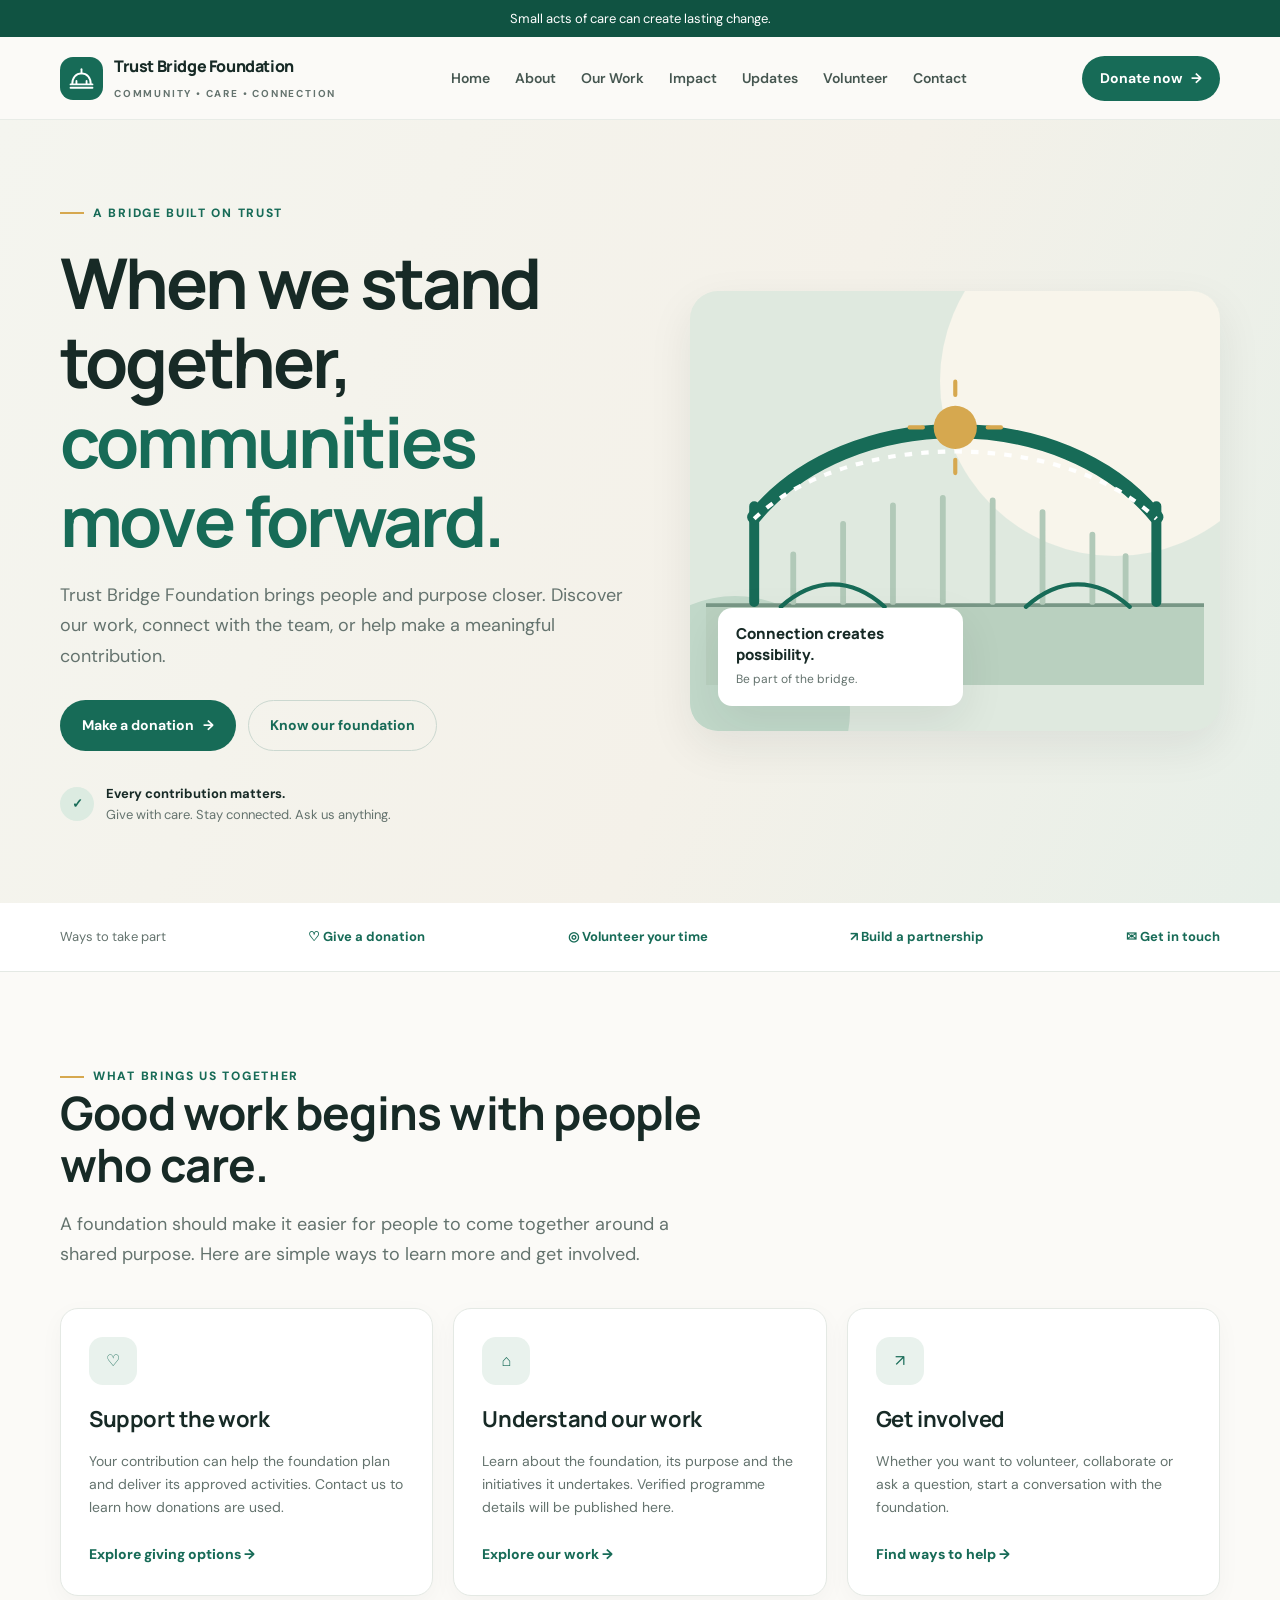
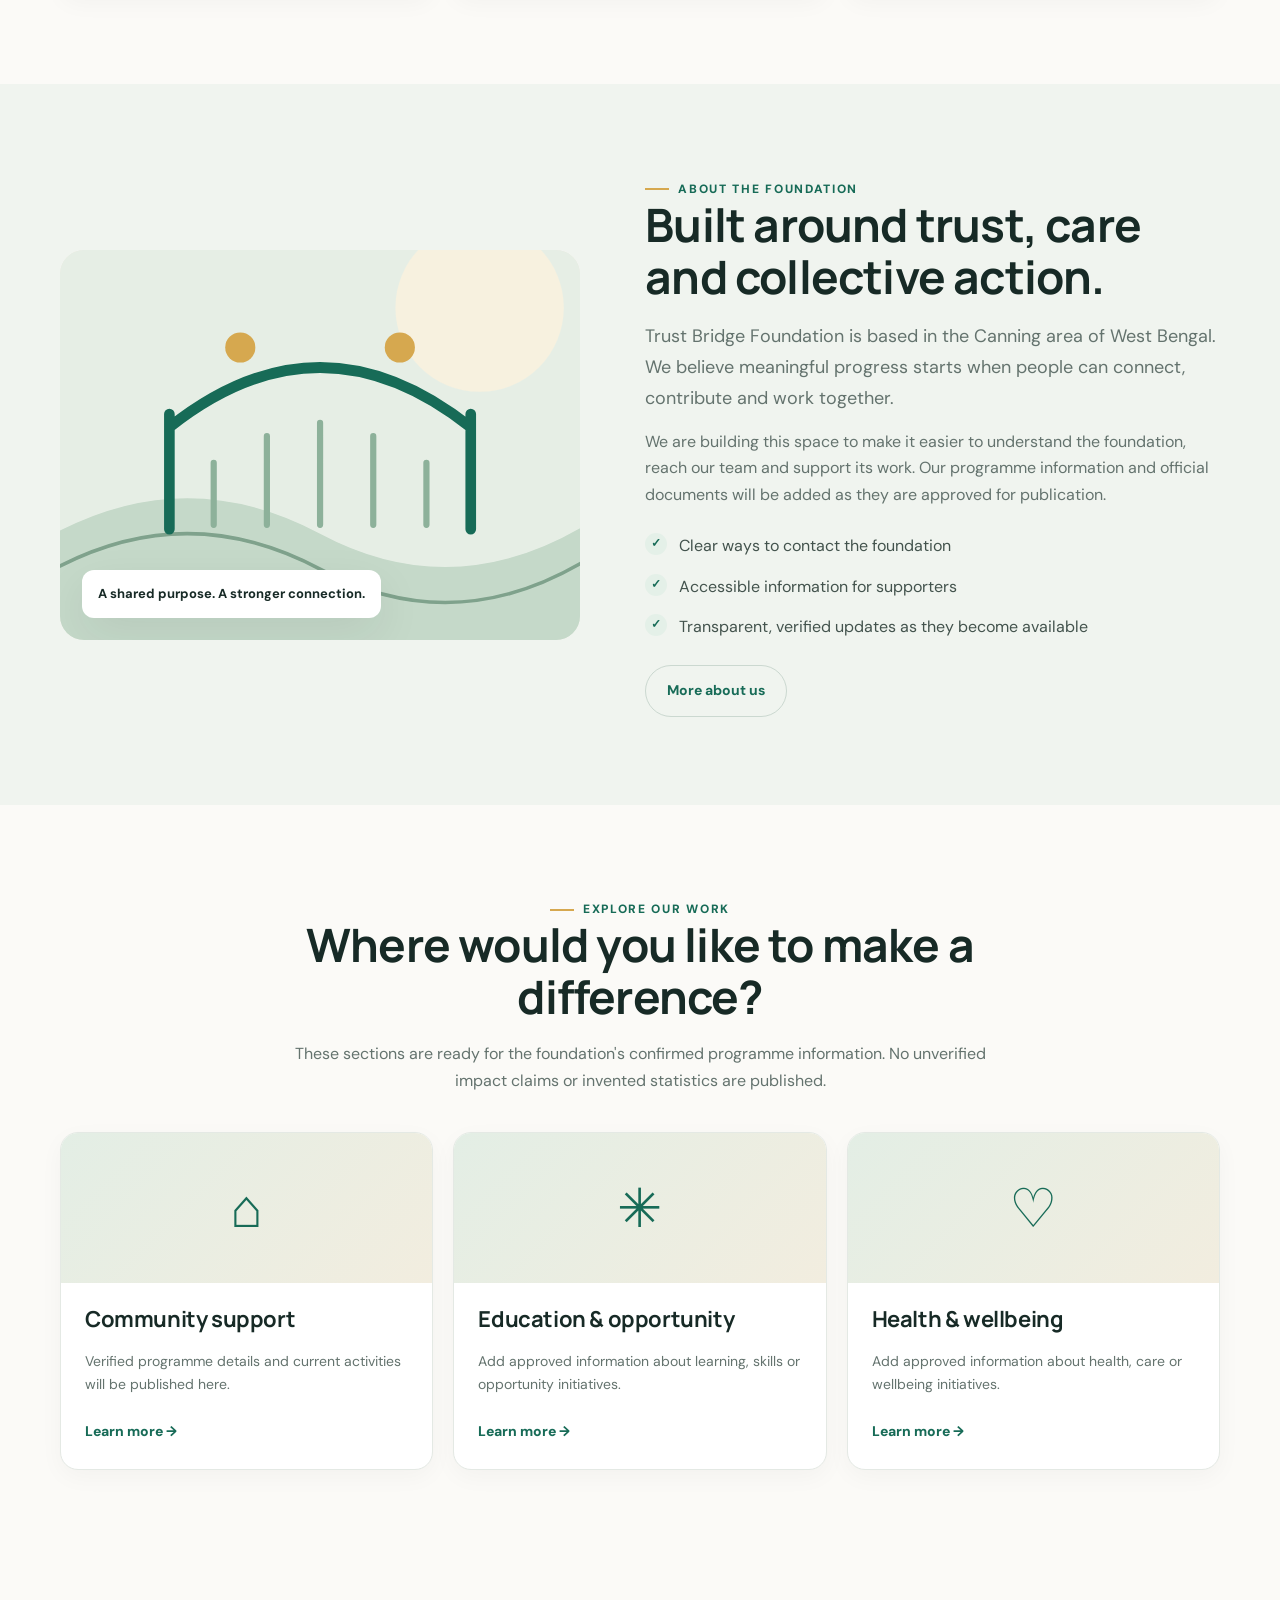
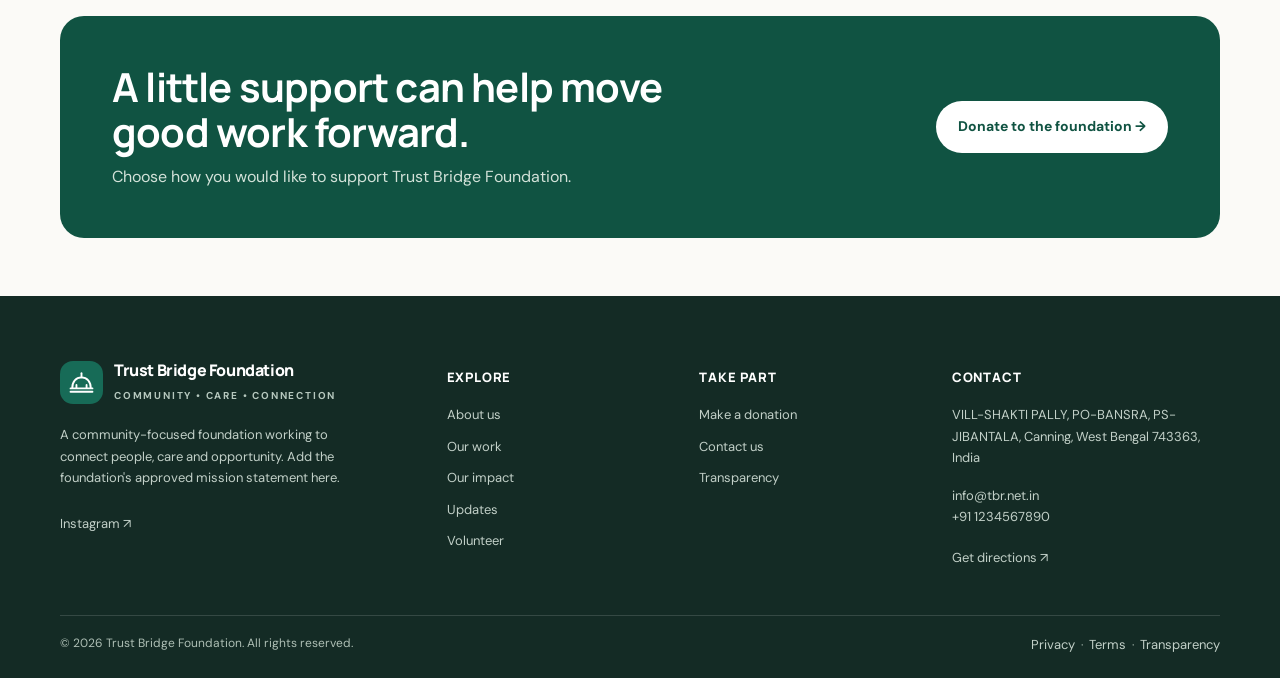
<file: index.html>
<!doctype html><html lang="en"><head><meta charset="utf-8"><meta name="viewport" content="width=device-width,initial-scale=1"><meta name="theme-color" content="#176b57"><meta name="description" content="Learn about Trust Bridge Foundation, connect with our work and find ways to support the community."><title>Trust Bridge Foundation | Together, We Build a Bridge</title><link rel="icon" href="/assets/mark.svg" type="image/svg+xml"><link rel="stylesheet" href="/css/styles.css"><script defer src="/config.js"></script><script defer src="/js/site.js"></script></head><body><a class="skip-link" href="#main">Skip to content</a><div id="siteHeader"></div><main id="main"><section class="hero"><div class="container hero-grid"><div class="hero-copy"><span class="eyebrow">A bridge built on trust</span><h1>When we stand together, <span>communities move forward.</span></h1><p class="lead">Trust Bridge Foundation brings people and purpose closer. Discover our work, connect with the team, or help make a meaningful contribution.</p><div class="hero-actions"><a class="btn btn-primary" href="/donate">Make a donation <span>→</span></a><a class="btn btn-outline" href="/about">Know our foundation</a></div><div class="trust-note"><span class="trust-dot">✓</span><span><strong>Every contribution matters.</strong><br>Give with care. Stay connected. Ask us anything.</span></div></div><div class="hero-art"><div class="bridge-illustration"><svg viewBox="0 0 600 420" fill="none" aria-label="Illustration of a bridge connecting two sides"><path d="M0 324H600" stroke="#789786" stroke-width="5"/><path d="M58 320V205M542 320V205" stroke="#176b57" stroke-width="12" stroke-linecap="round"/><path d="M58 218C170 80 430 80 542 218" stroke="#176b57" stroke-width="17" stroke-linecap="round"/><path d="M58 220C170 112 430 112 542 220" stroke="#fff" stroke-width="5" stroke-dasharray="9 11"/><path d="M105 320V263M165 320V226M225 320V204M285 320V195M345 320V198M405 320V212M465 320V239M505 320V265" stroke="#b1c9b8" stroke-width="7" stroke-linecap="round"/><path d="M0 326H600V420H0V326Z" fill="#b9d0bf"/><path d="M90 326C130 290 175 290 215 326M385 326C425 290 470 290 510 326" stroke="#176b57" stroke-width="5" stroke-linecap="round"/><circle cx="300" cy="110" r="26" fill="#d6a84f"/><path d="M300 71V55M300 165V149M261 110H245M355 110H339" stroke="#d6a84f" stroke-width="5" stroke-linecap="round"/></svg></div><div class="art-caption"><strong>Connection creates possibility.</strong><span>Be part of the bridge.</span></div></div></div></section><section class="trust-strip"><div class="container trust-strip-inner"><p>Ways to take part</p><div class="trust-item">♡ Give a donation</div><div class="trust-item">◎ Volunteer your time</div><div class="trust-item">↗ Build a partnership</div><div class="trust-item">✉ Get in touch</div></div></section><section class="section"><div class="container"><div class="section-head"><span class="eyebrow">What brings us together</span><h2>Good work begins with people who care.</h2><p class="lead">A foundation should make it easier for people to come together around a shared purpose. Here are simple ways to learn more and get involved.</p></div><div class="grid-3"><article class="feature-card"><div class="feature-icon">♡</div><h3>Support the work</h3><p>Your contribution can help the foundation plan and deliver its approved activities. Contact us to learn how donations are used.</p><a class="text-link" href="/donate">Explore giving options →</a></article><article class="feature-card"><div class="feature-icon">⌂</div><h3>Understand our work</h3><p>Learn about the foundation, its purpose and the initiatives it undertakes. Verified programme details will be published here.</p><a class="text-link" href="/our-work">Explore our work →</a></article><article class="feature-card"><div class="feature-icon">↗</div><h3>Get involved</h3><p>Whether you want to volunteer, collaborate or ask a question, start a conversation with the foundation.</p><a class="text-link" href="/volunteer">Find ways to help →</a></article></div></div></section><section class="section soft-section"><div class="container split"><div class="photo-panel"><svg viewBox="0 0 600 440" preserveAspectRatio="xMidYMid slice"><rect width="600" height="440" fill="#e6eee5"/><circle cx="480" cy="65" r="95" fill="#f7f1df"/><path d="M0 320Q150 240 300 320T600 310V440H0Z" fill="#c5d9c9"/><path d="M0 360Q150 280 300 360T600 350" stroke="#7fa28c" stroke-width="4" fill="none"/><path d="M130 315V185M470 315V185M130 200Q300 65 470 200" stroke="#176b57" stroke-width="12" fill="none" stroke-linecap="round"/><path d="M180 310V240M240 310V210M300 310V195M360 310V210M420 310V240" stroke="#8db19a" stroke-width="7" stroke-linecap="round"/><circle cx="210" cy="110" r="17" fill="#d6a84f"/><circle cx="390" cy="110" r="17" fill="#d6a84f"/></svg><span class="photo-label">A shared purpose. A stronger connection.</span></div><div><span class="eyebrow">About the foundation</span><h2>Built around trust, care and collective action.</h2><p class="lead">Trust Bridge Foundation is based in the Canning area of West Bengal. We believe meaningful progress starts when people can connect, contribute and work together.</p><p>We are building this space to make it easier to understand the foundation, reach our team and support its work. Our programme information and official documents will be added as they are approved for publication.</p><ul class="check-list"><li><span class="check">✓</span><span>Clear ways to contact the foundation</span></li><li><span class="check">✓</span><span>Accessible information for supporters</span></li><li><span class="check">✓</span><span>Transparent, verified updates as they become available</span></li></ul><a class="btn btn-outline" href="/about">More about us</a></div></div></section><section class="section"><div class="container"><div class="section-head center"><span class="eyebrow">Explore our work</span><h2>Where would you like to make a difference?</h2><p>These sections are ready for the foundation's confirmed programme information. No unverified impact claims or invented statistics are published.</p></div><div class="grid-3"><article class="programme-card"><div class="programme-visual"><span style="font-size:54px">⌂</span></div><div class="programme-body"><h3>Community support</h3><p>Verified programme details and current activities will be published here.</p><a class="text-link" href="/our-work">Learn more →</a></div></article><article class="programme-card"><div class="programme-visual"><span style="font-size:54px">✳</span></div><div class="programme-body"><h3>Education & opportunity</h3><p>Add approved information about learning, skills or opportunity initiatives.</p><a class="text-link" href="/our-work">Learn more →</a></div></article><article class="programme-card"><div class="programme-visual"><span style="font-size:54px">♡</span></div><div class="programme-body"><h3>Health & wellbeing</h3><p>Add approved information about health, care or wellbeing initiatives.</p><a class="text-link" href="/our-work">Learn more →</a></div></article></div></div></section><section class="section-sm"><div class="container"><div class="cta-band"><div><h2>A little support can help move good work forward.</h2><p>Choose how you would like to support Trust Bridge Foundation.</p></div><a class="btn btn-light" href="/donate">Donate to the foundation →</a></div></div></section></main><div id="siteFooter"></div></body></html>
</file>
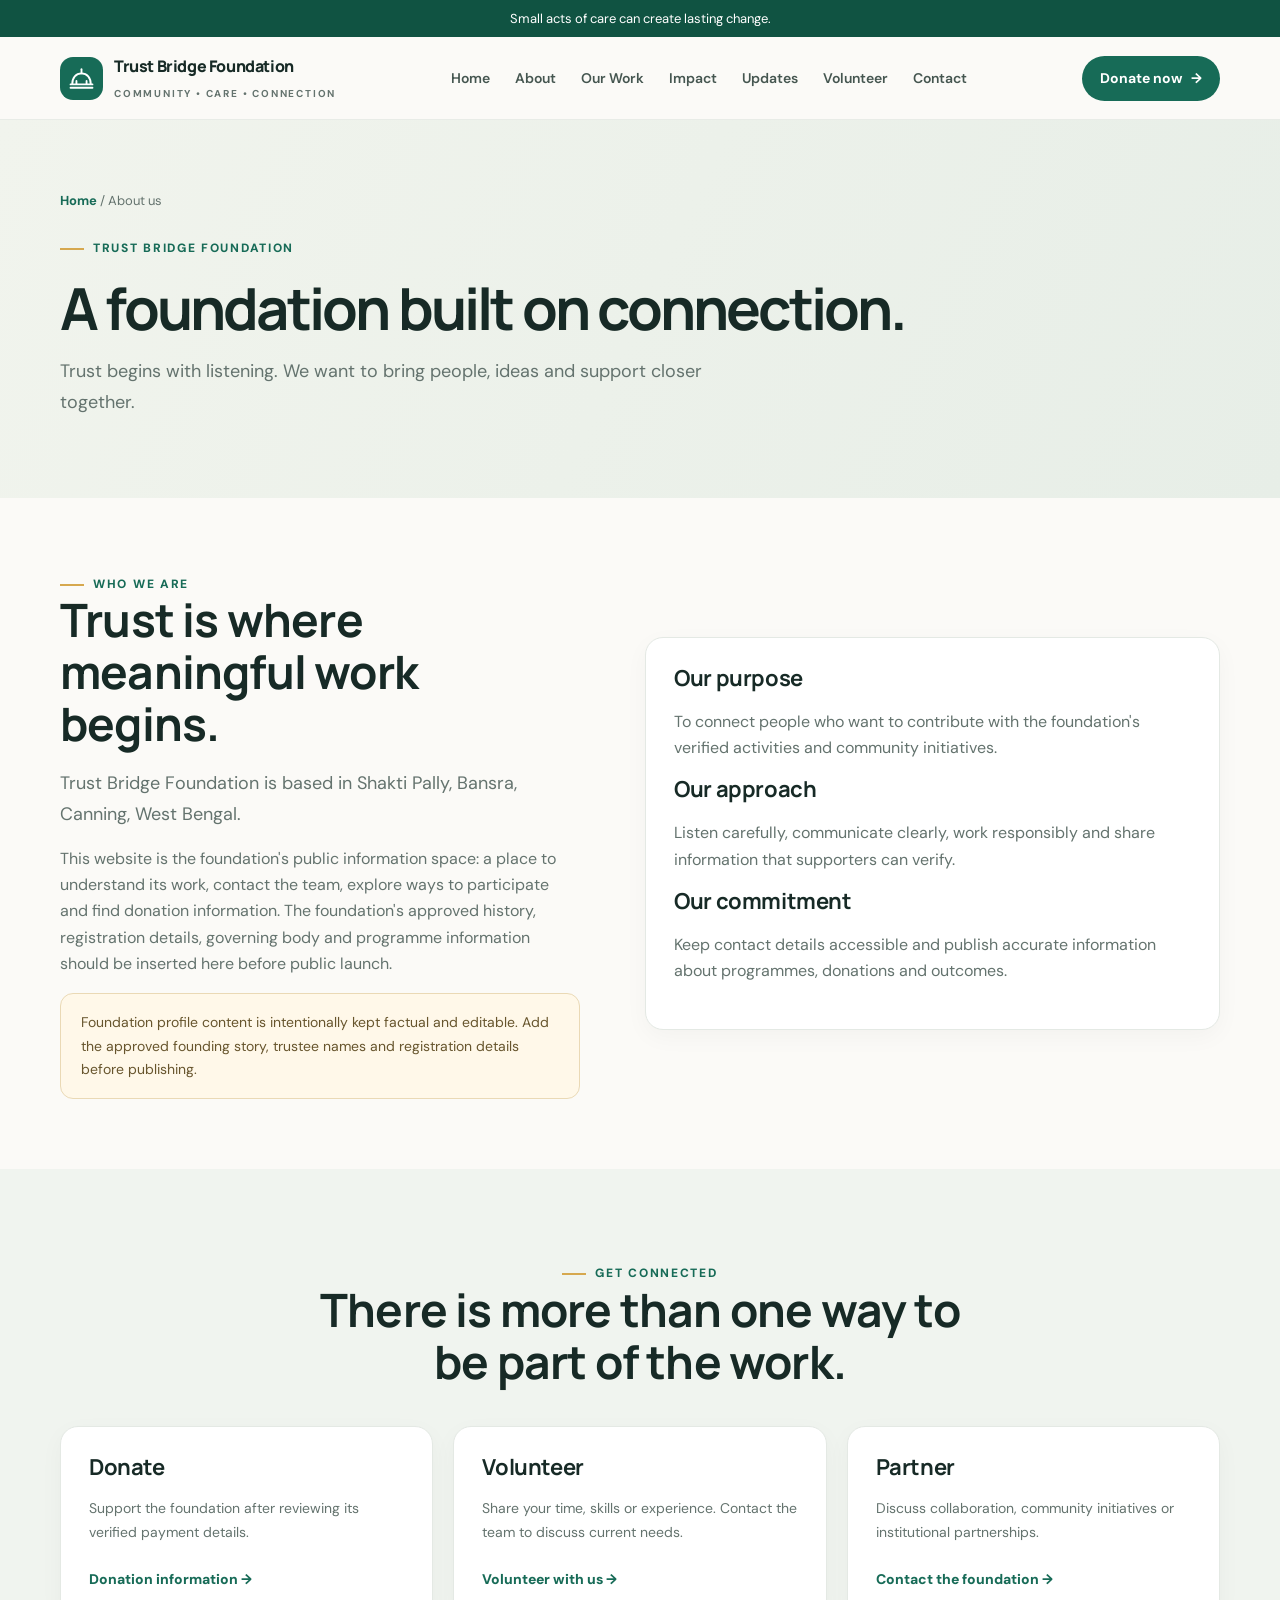
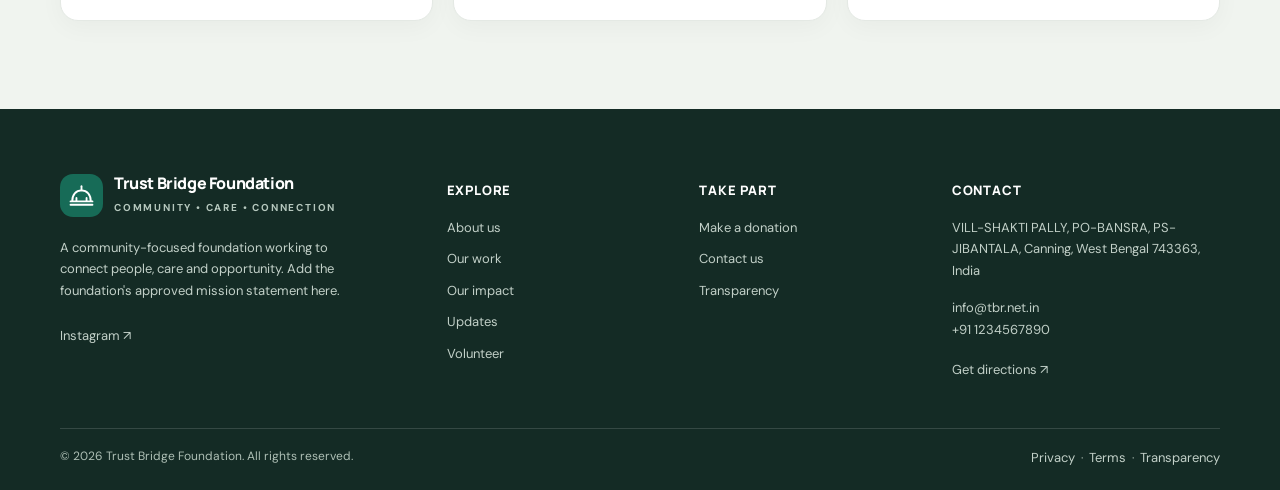
<file: about.html>
<!doctype html><html lang="en"><head><meta charset="utf-8"><meta name="viewport" content="width=device-width,initial-scale=1"><meta name="theme-color" content="#176b57"><meta name="description" content="Learn about Trust Bridge Foundation, its purpose and the people who make its work possible."><title>About us | Trust Bridge Foundation</title><link rel="icon" href="/assets/mark.svg" type="image/svg+xml"><link rel="stylesheet" href="/css/styles.css"><script defer src="/config.js"></script><script defer src="/js/site.js"></script></head><body><a class="skip-link" href="#main">Skip to content</a><div id="siteHeader"></div><main id="main"><section class="page-hero"><div class="container"><div class="breadcrumbs"><a href="/">Home</a> / About us</div><span class="eyebrow">Trust Bridge Foundation</span><h1>A foundation built on connection.</h1><p class="lead">Trust begins with listening. We want to bring people, ideas and support closer together.</p></div></section><section class="page-content"><div class="container split"><div><span class="eyebrow">Who we are</span><h2>Trust is where meaningful work begins.</h2><p class="lead">Trust Bridge Foundation is based in Shakti Pally, Bansra, Canning, West Bengal.</p><p>This website is the foundation's public information space: a place to understand its work, contact the team, explore ways to participate and find donation information. The foundation's approved history, registration details, governing body and programme information should be inserted here before public launch.</p><div class="notice">Foundation profile content is intentionally kept factual and editable. Add the approved founding story, trustee names and registration details before publishing.</div></div><div class="content-card"><h3>Our purpose</h3><p>To connect people who want to contribute with the foundation's verified activities and community initiatives.</p><h3>Our approach</h3><p>Listen carefully, communicate clearly, work responsibly and share information that supporters can verify.</p><h3>Our commitment</h3><p>Keep contact details accessible and publish accurate information about programmes, donations and outcomes.</p></div></div></section><section class="section soft-section"><div class="container"><div class="section-head center"><span class="eyebrow">Get connected</span><h2>There is more than one way to be part of the work.</h2></div><div class="grid-3"><article class="feature-card"><h3>Donate</h3><p>Support the foundation after reviewing its verified payment details.</p><a class="text-link" href="/donate">Donation information →</a></article><article class="feature-card"><h3>Volunteer</h3><p>Share your time, skills or experience. Contact the team to discuss current needs.</p><a class="text-link" href="/volunteer">Volunteer with us →</a></article><article class="feature-card"><h3>Partner</h3><p>Discuss collaboration, community initiatives or institutional partnerships.</p><a class="text-link" href="/contact">Contact the foundation →</a></article></div></div></section></main><div id="siteFooter"></div></body></html>
</file>
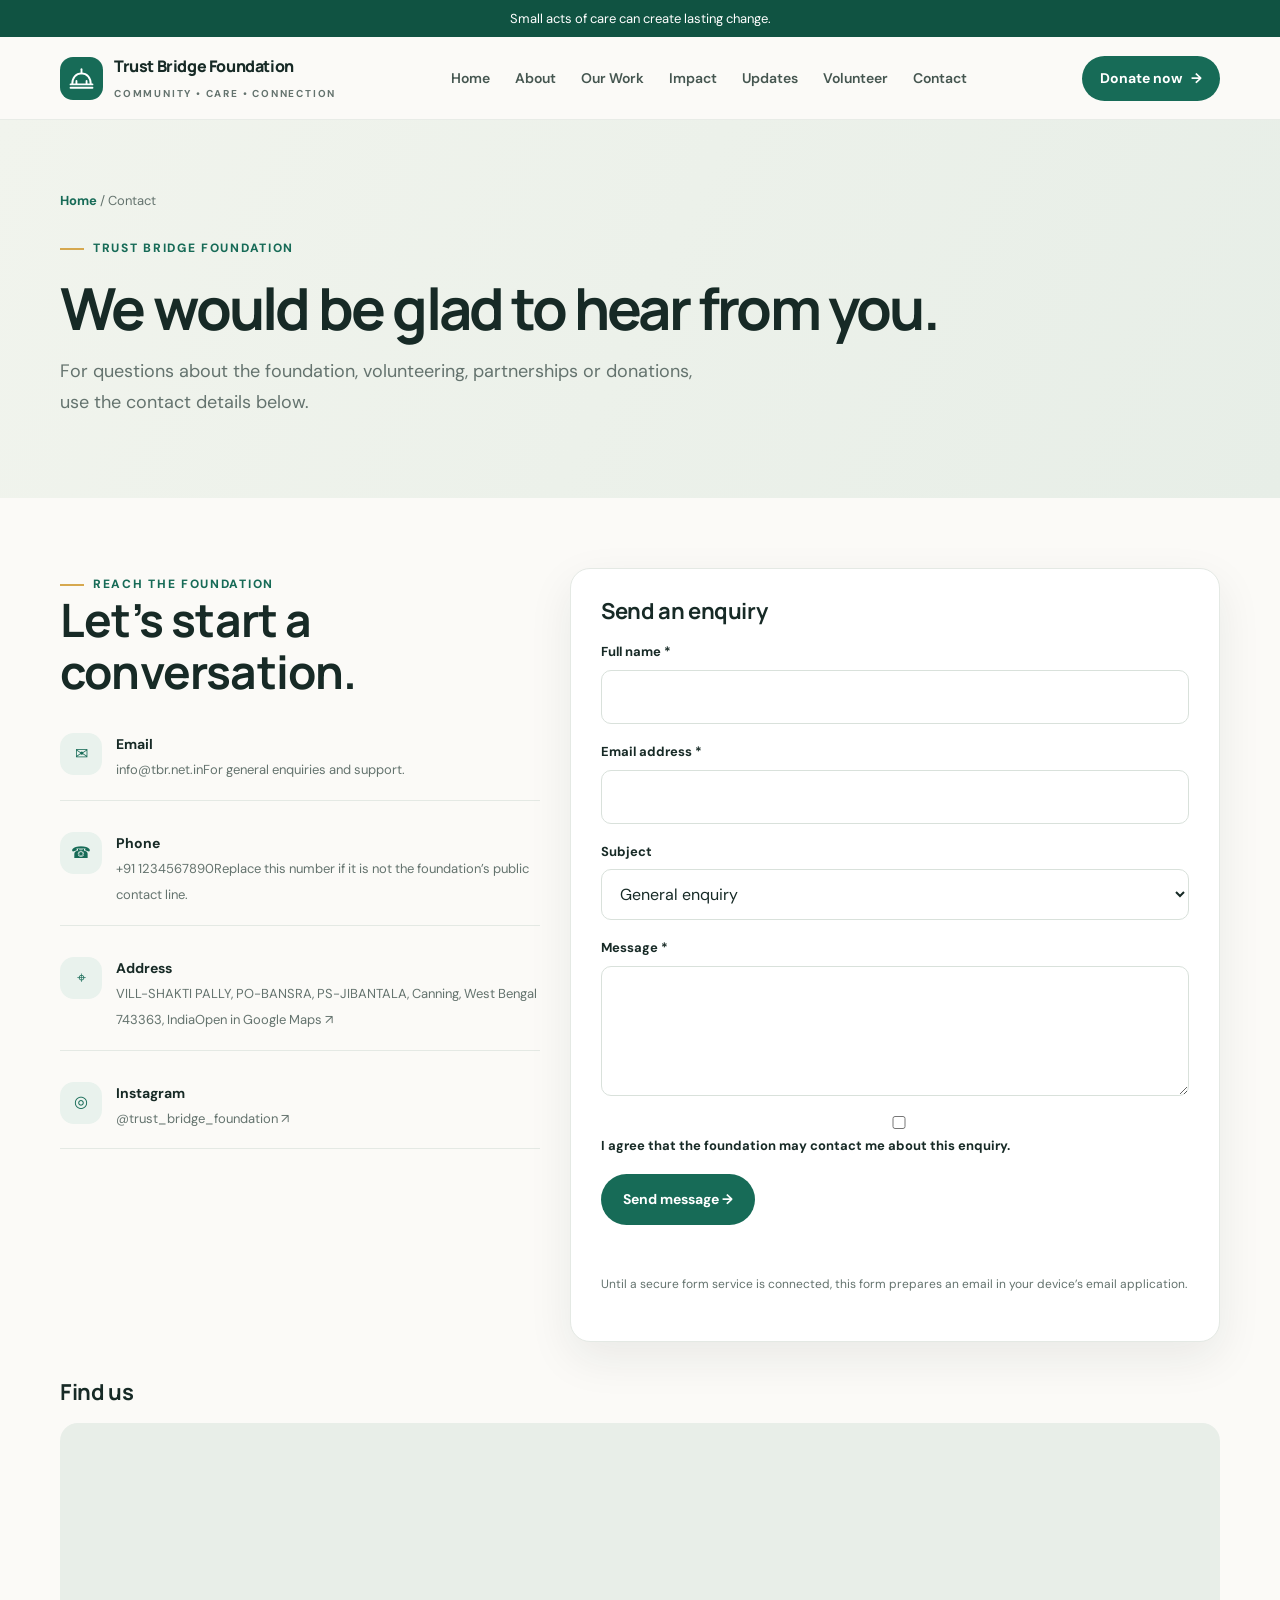
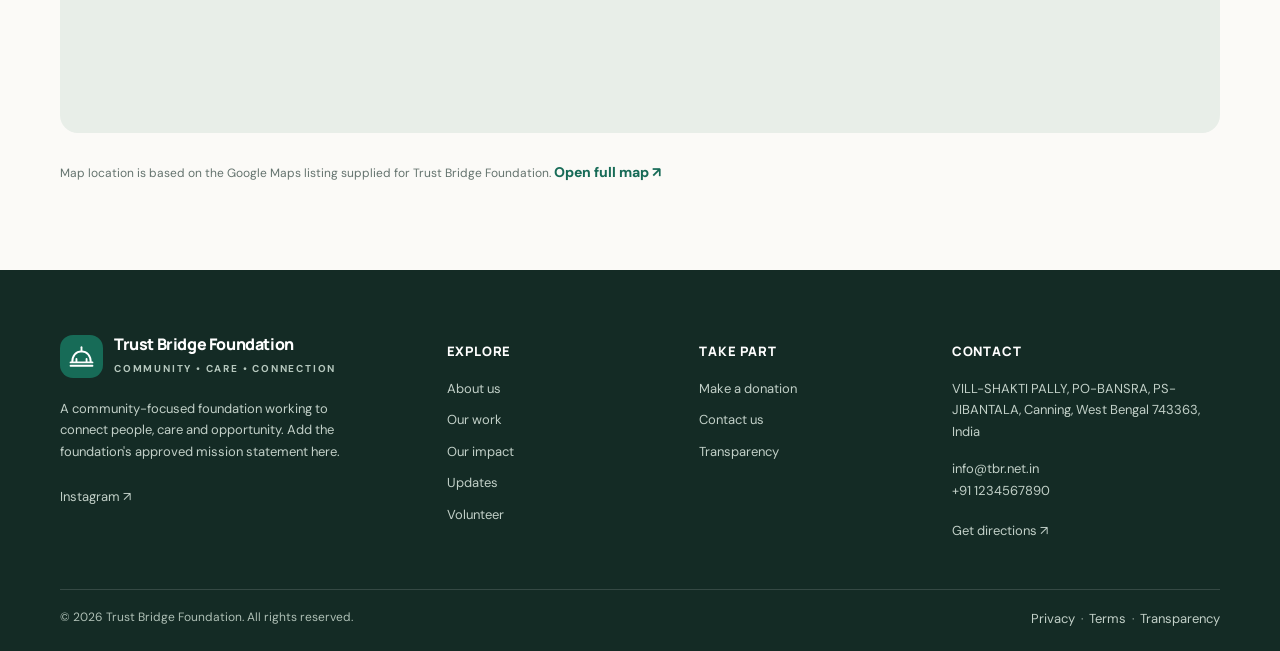
<file: contact.html>
<!doctype html><html lang="en"><head><meta charset="utf-8"><meta name="viewport" content="width=device-width,initial-scale=1"><meta name="theme-color" content="#176b57"><meta name="description" content="Contact Trust Bridge Foundation by email, phone, map or enquiry form."><title>Contact us | Trust Bridge Foundation</title><link rel="icon" href="/assets/mark.svg" type="image/svg+xml"><link rel="stylesheet" href="/css/styles.css"><script defer src="/config.js"></script><script defer src="/js/site.js"></script></head><body><a class="skip-link" href="#main">Skip to content</a><div id="siteHeader"></div><main id="main"><section class="page-hero"><div class="container"><div class="breadcrumbs"><a href="/">Home</a> / Contact</div><span class="eyebrow">Trust Bridge Foundation</span><h1>We would be glad to hear from you.</h1><p class="lead">For questions about the foundation, volunteering, partnerships or donations, use the contact details below.</p></div></section><section class="page-content"><div class="container contact-layout"><div><span class="eyebrow">Reach the foundation</span><h2>Let’s start a conversation.</h2><div class="contact-list"><div class="contact-row"><div class="feature-icon">✉</div><div><strong>Email</strong><a data-email href="mailto:info@tbr.net.in">info@tbr.net.in</a><span>For general enquiries and support.</span></div></div><div class="contact-row"><div class="feature-icon">☎</div><div><strong>Phone</strong><a data-phone href="tel:+911234567890">+91 1234567890</a><span>Replace this number if it is not the foundation’s public contact line.</span></div></div><div class="contact-row"><div class="feature-icon">⌖</div><div><strong>Address</strong><span data-address></span><a data-map-link href="#" target="_blank" rel="noopener noreferrer">Open in Google Maps ↗</a></div></div><div class="contact-row"><div class="feature-icon">◎</div><div><strong>Instagram</strong><a data-instagram href="https://www.instagram.com/trust_bridge_foundation/" target="_blank" rel="noopener noreferrer">@trust_bridge_foundation ↗</a></div></div></div></div><form class="form-card" data-contact-form><h3>Send an enquiry</h3><div class="field"><label for="cname">Full name *</label><input id="cname" name="name" required autocomplete="name"></div><div class="field"><label for="cemail">Email address *</label><input id="cemail" name="email" type="email" required autocomplete="email"></div><div class="field"><label for="csubject">Subject</label><select id="csubject" name="subject"><option>General enquiry</option><option>Donation question</option><option>Volunteer enquiry</option><option>Partnership proposal</option><option>Other</option></select></div><div class="field"><label for="cmessage">Message *</label><textarea id="cmessage" name="message" required></textarea></div><div class="field"><label><input type="checkbox" name="consent" value="yes" required> I agree that the foundation may contact me about this enquiry.</label></div><button class="btn btn-primary" type="submit">Send message →</button><p class="form-status" role="status" aria-live="polite"></p><p class="payment-note">Until a secure form service is connected, this form prepares an email in your device’s email application.</p></form></div><div class="container" style="margin-top:38px"><h3>Find us</h3><iframe class="map-frame" title="Map showing Trust Bridge Foundation location" loading="lazy" referrerpolicy="no-referrer-when-downgrade" src="https://www.google.com/maps?q=22.3595985,88.5695185&z=15&output=embed"></iframe><p class="payment-note">Map location is based on the Google Maps listing supplied for Trust Bridge Foundation. <a class="text-link" data-map-link href="#" target="_blank" rel="noopener noreferrer">Open full map ↗</a></p></div></section></main><div id="siteFooter"></div></body></html>
</file>
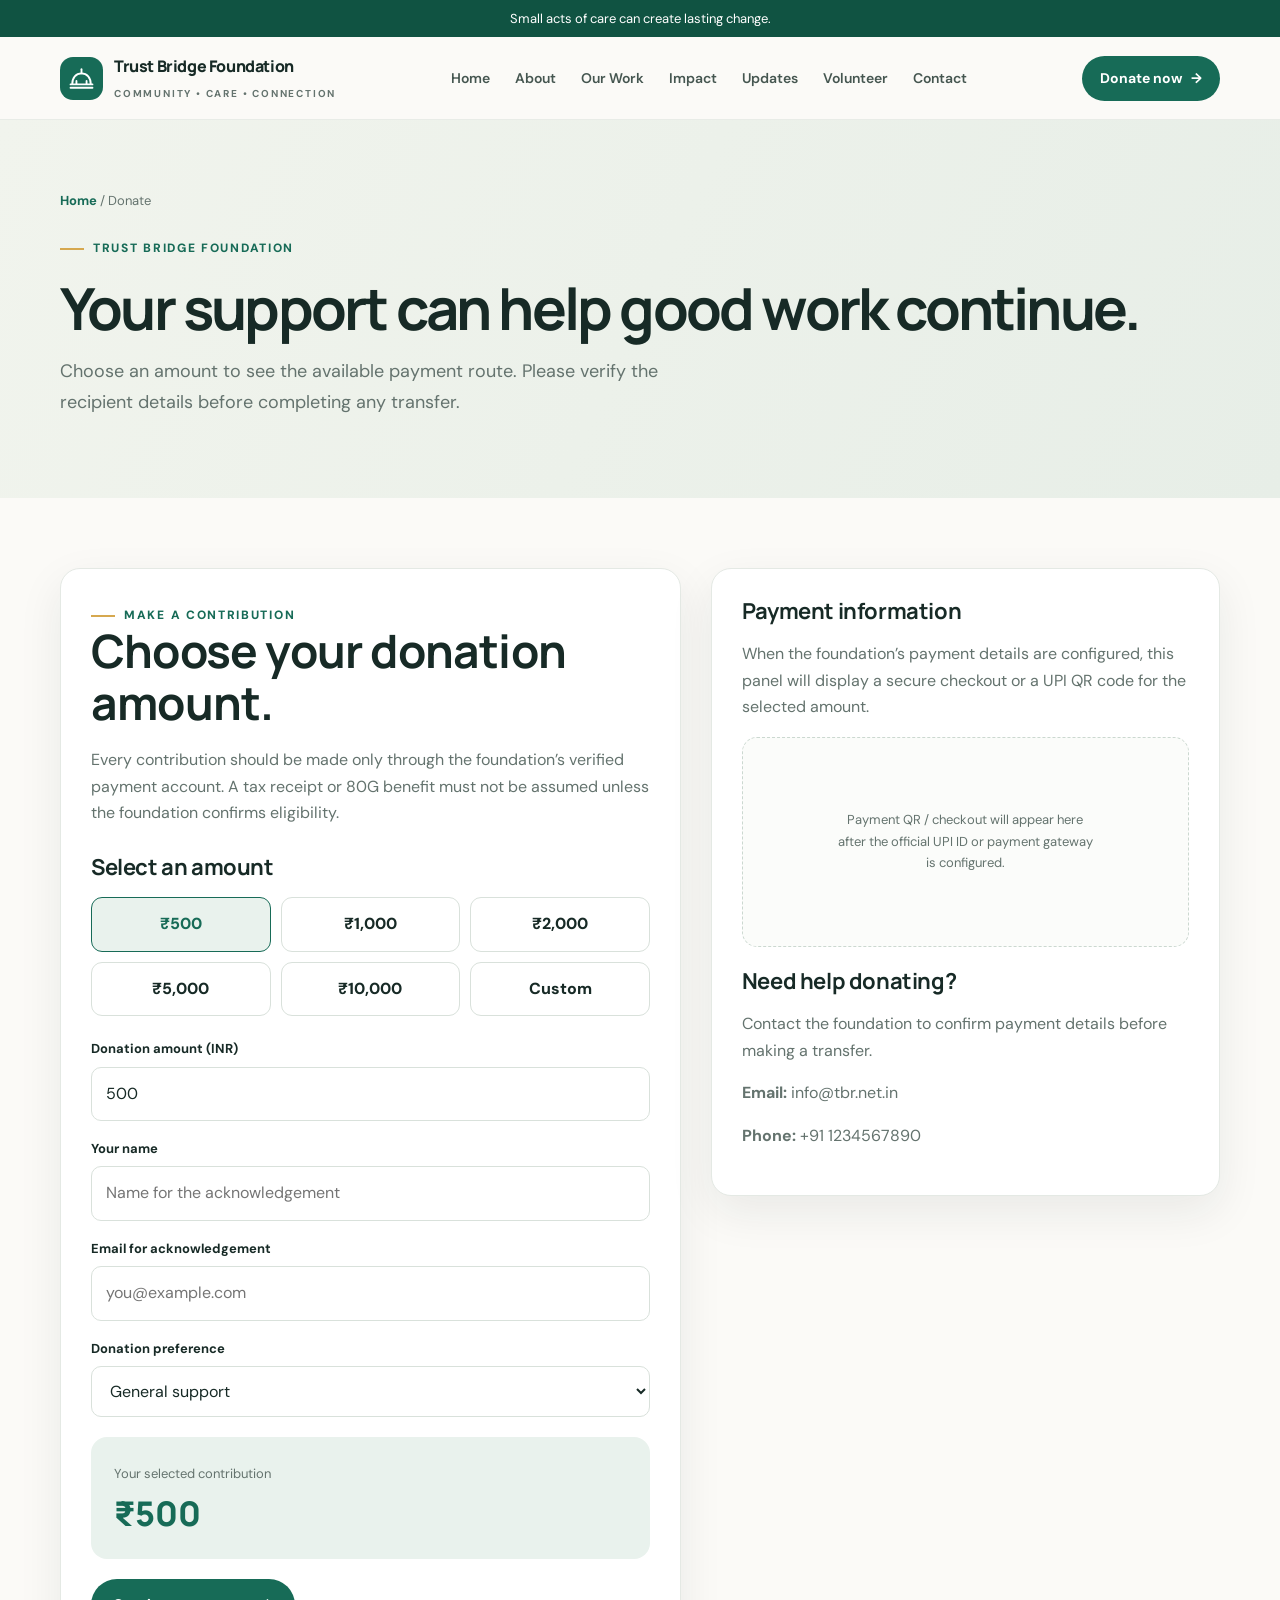
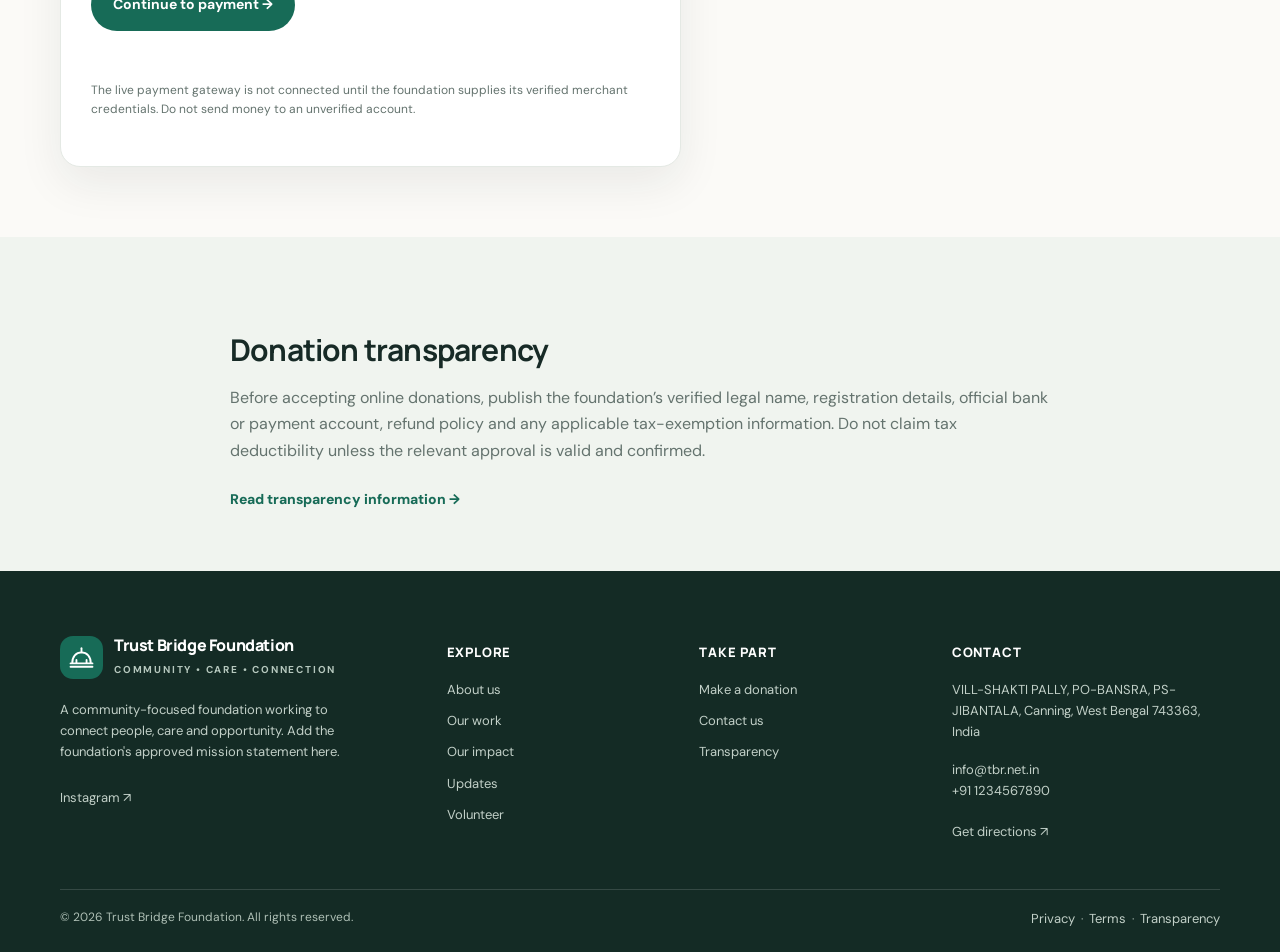
<file: donate.html>
<!doctype html><html lang="en"><head><meta charset="utf-8"><meta name="viewport" content="width=device-width,initial-scale=1"><meta name="theme-color" content="#176b57"><meta name="description" content="Support Trust Bridge Foundation. Choose an amount and use verified payment instructions."><title>Donate | Trust Bridge Foundation</title><link rel="icon" href="/assets/mark.svg" type="image/svg+xml"><link rel="stylesheet" href="/css/styles.css"><script defer src="/config.js"></script><script defer src="/js/site.js"></script><script defer src="https://checkout.razorpay.com/v1/checkout.js"></script><script defer src="/js/donate.js"></script></head><body><a class="skip-link" href="#main">Skip to content</a><div id="siteHeader"></div><main id="main"><section class="page-hero"><div class="container"><div class="breadcrumbs"><a href="/">Home</a> / Donate</div><span class="eyebrow">Trust Bridge Foundation</span><h1>Your support can help good work continue.</h1><p class="lead">Choose an amount to see the available payment route. Please verify the recipient details before completing any transfer.</p></div></section><section class="page-content"><div class="container donate-layout"><div class="form-card"><span class="eyebrow">Make a contribution</span><h2>Choose your donation amount.</h2><p>Every contribution should be made only through the foundation’s verified payment account. A tax receipt or 80G benefit must not be assumed unless the foundation confirms eligibility.</p><h3 style="margin-top:28px">Select an amount</h3><div class="amount-grid"><button class="amount-option active" type="button" data-amount="500">₹500</button><button class="amount-option" type="button" data-amount="1000">₹1,000</button><button class="amount-option" type="button" data-amount="2000">₹2,000</button><button class="amount-option" type="button" data-amount="5000">₹5,000</button><button class="amount-option" type="button" data-amount="10000">₹10,000</button><button class="amount-option" type="button" data-amount="0">Custom</button></div><div class="field"><label for="customAmount">Donation amount (INR)</label><input id="customAmount" type="number" min="1" step="1" value="500" inputmode="numeric"></div><div class="field"><label for="donorName">Your name</label><input id="donorName" type="text" maxlength="100" autocomplete="name" placeholder="Name for the acknowledgement"></div><div class="field"><label for="donorEmail">Email for acknowledgement</label><input id="donorEmail" type="email" maxlength="180" autocomplete="email" placeholder="you@example.com"></div><div class="field"><label for="donationPurpose">Donation preference</label><select id="donationPurpose"><option value="General support">General support</option><option value="Please contact me about programme allocation">Please contact me about programme allocation</option></select></div><div class="donation-summary"><span>Your selected contribution</span><strong id="selectedAmount">₹500</strong></div><button class="btn btn-primary" type="button" id="donateNow">Continue to payment →</button><p class="form-status" id="donationStatus" role="status" aria-live="polite"></p><p class="payment-note">The live payment gateway is not connected until the foundation supplies its verified merchant credentials. Do not send money to an unverified account.</p></div><aside class="form-card"><h3>Payment information</h3><p>When the foundation’s payment details are configured, this panel will display a secure checkout or a UPI QR code for the selected amount.</p><div class="qr-wrap" id="donationQr"><div class="qr-placeholder">Payment QR / checkout will appear here after the official UPI ID or payment gateway is configured.</div></div><div style="margin-top:22px"><h3>Need help donating?</h3><p>Contact the foundation to confirm payment details before making a transfer.</p><p><strong>Email:</strong> <a data-email href="mailto:info@tbr.net.in">info@tbr.net.in</a></p><p><strong>Phone:</strong> <a data-phone href="tel:+911234567890">+91 1234567890</a></p></div></aside></div></section><section class="section-sm soft-section"><div class="container prose"><h2>Donation transparency</h2><p>Before accepting online donations, publish the foundation’s verified legal name, registration details, official bank or payment account, refund policy and any applicable tax-exemption information. Do not claim tax deductibility unless the relevant approval is valid and confirmed.</p><a class="text-link" href="/transparency">Read transparency information →</a></div></section></main><div id="siteFooter"></div></body></html>
</file>
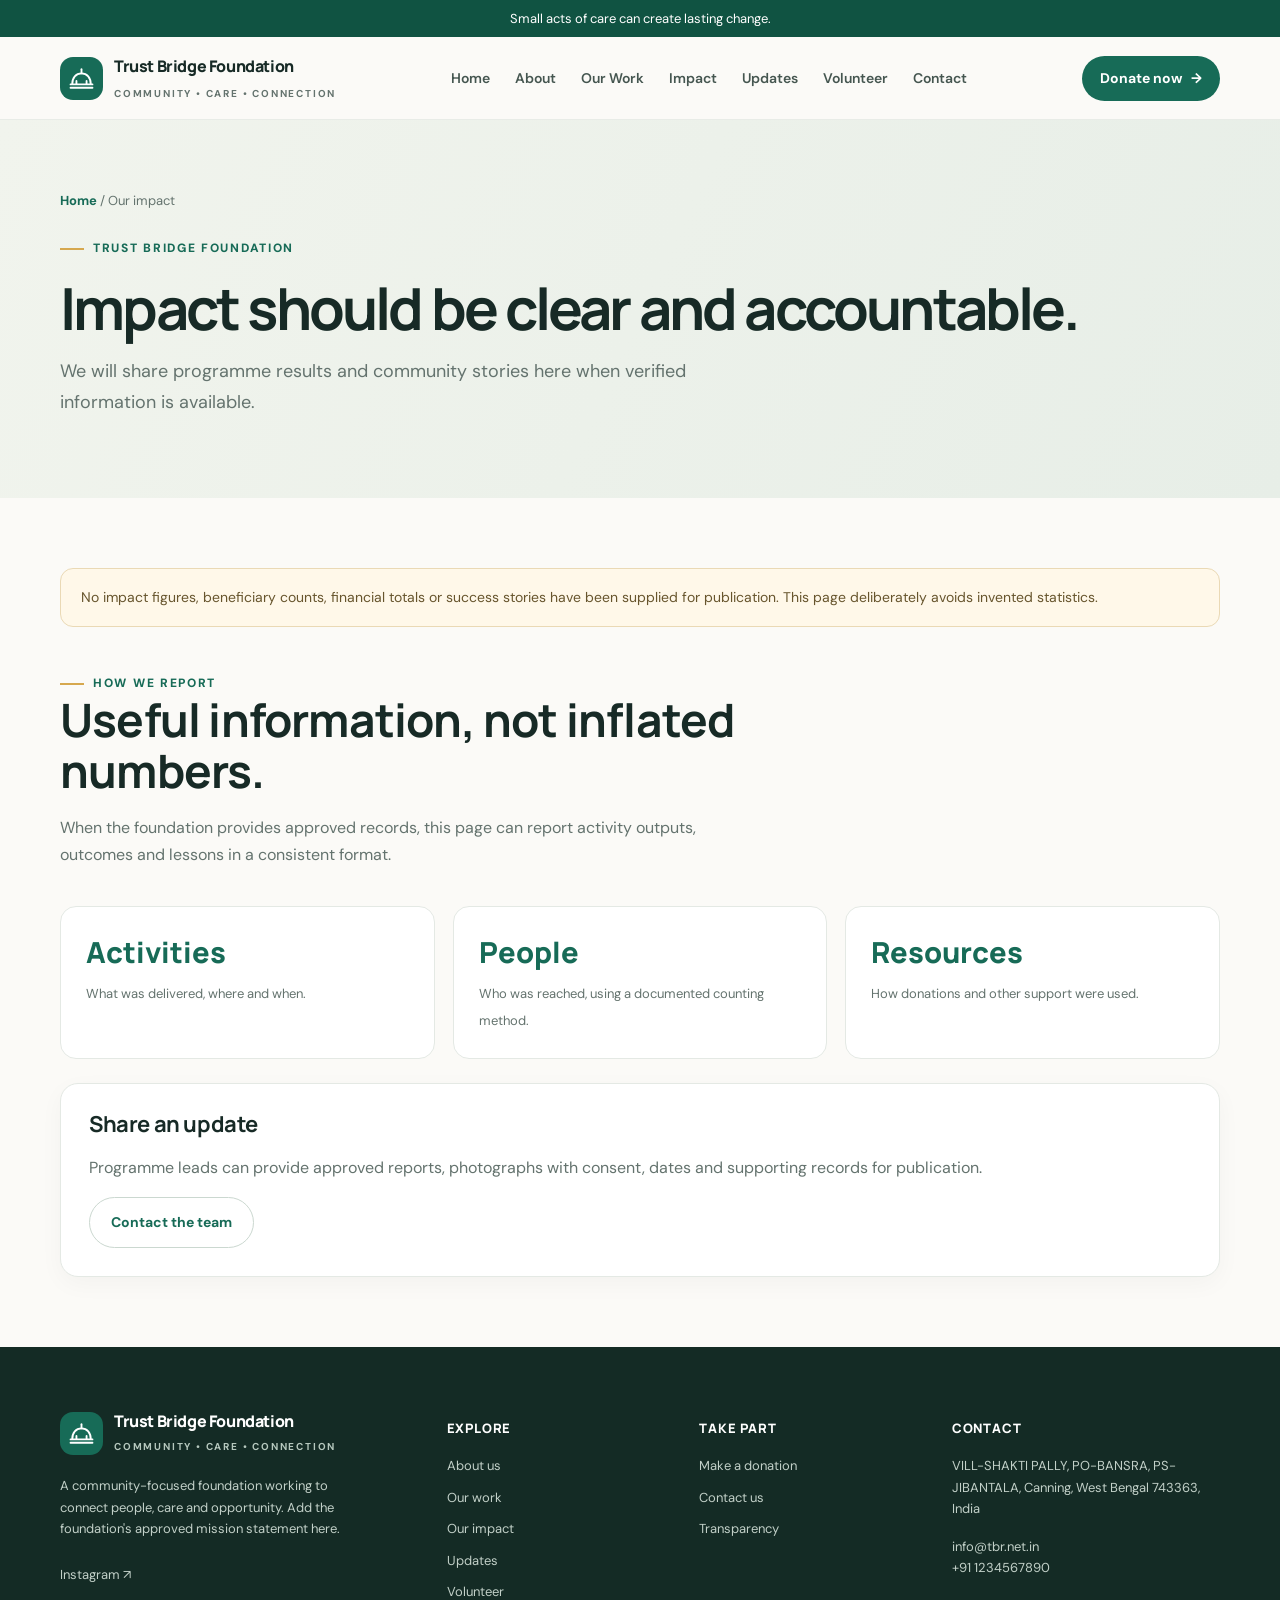
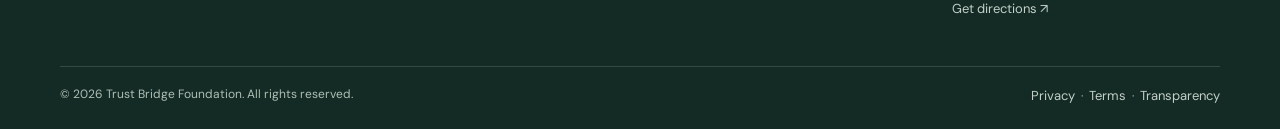
<file: impact.html>
<!doctype html><html lang="en"><head><meta charset="utf-8"><meta name="viewport" content="width=device-width,initial-scale=1"><meta name="theme-color" content="#176b57"><meta name="description" content="Read verified updates and impact information from Trust Bridge Foundation."><title>Our impact | Trust Bridge Foundation</title><link rel="icon" href="/assets/mark.svg" type="image/svg+xml"><link rel="stylesheet" href="/css/styles.css"><script defer src="/config.js"></script><script defer src="/js/site.js"></script></head><body><a class="skip-link" href="#main">Skip to content</a><div id="siteHeader"></div><main id="main"><section class="page-hero"><div class="container"><div class="breadcrumbs"><a href="/">Home</a> / Our impact</div><span class="eyebrow">Trust Bridge Foundation</span><h1>Impact should be clear and accountable.</h1><p class="lead">We will share programme results and community stories here when verified information is available.</p></div></section><section class="page-content"><div class="container"><div class="notice">No impact figures, beneficiary counts, financial totals or success stories have been supplied for publication. This page deliberately avoids invented statistics.</div><div class="section-head" style="margin-top:40px"><span class="eyebrow">How we report</span><h2>Useful information, not inflated numbers.</h2><p>When the foundation provides approved records, this page can report activity outputs, outcomes and lessons in a consistent format.</p></div><div class="impact-grid"><div class="impact-card"><strong>Activities</strong><span>What was delivered, where and when.</span></div><div class="impact-card"><strong>People</strong><span>Who was reached, using a documented counting method.</span></div><div class="impact-card"><strong>Resources</strong><span>How donations and other support were used.</span></div></div><div class="content-card" style="margin-top:24px"><h3>Share an update</h3><p>Programme leads can provide approved reports, photographs with consent, dates and supporting records for publication.</p><a class="btn btn-outline" href="/contact">Contact the team</a></div></div></section></main><div id="siteFooter"></div></body></html>
</file>
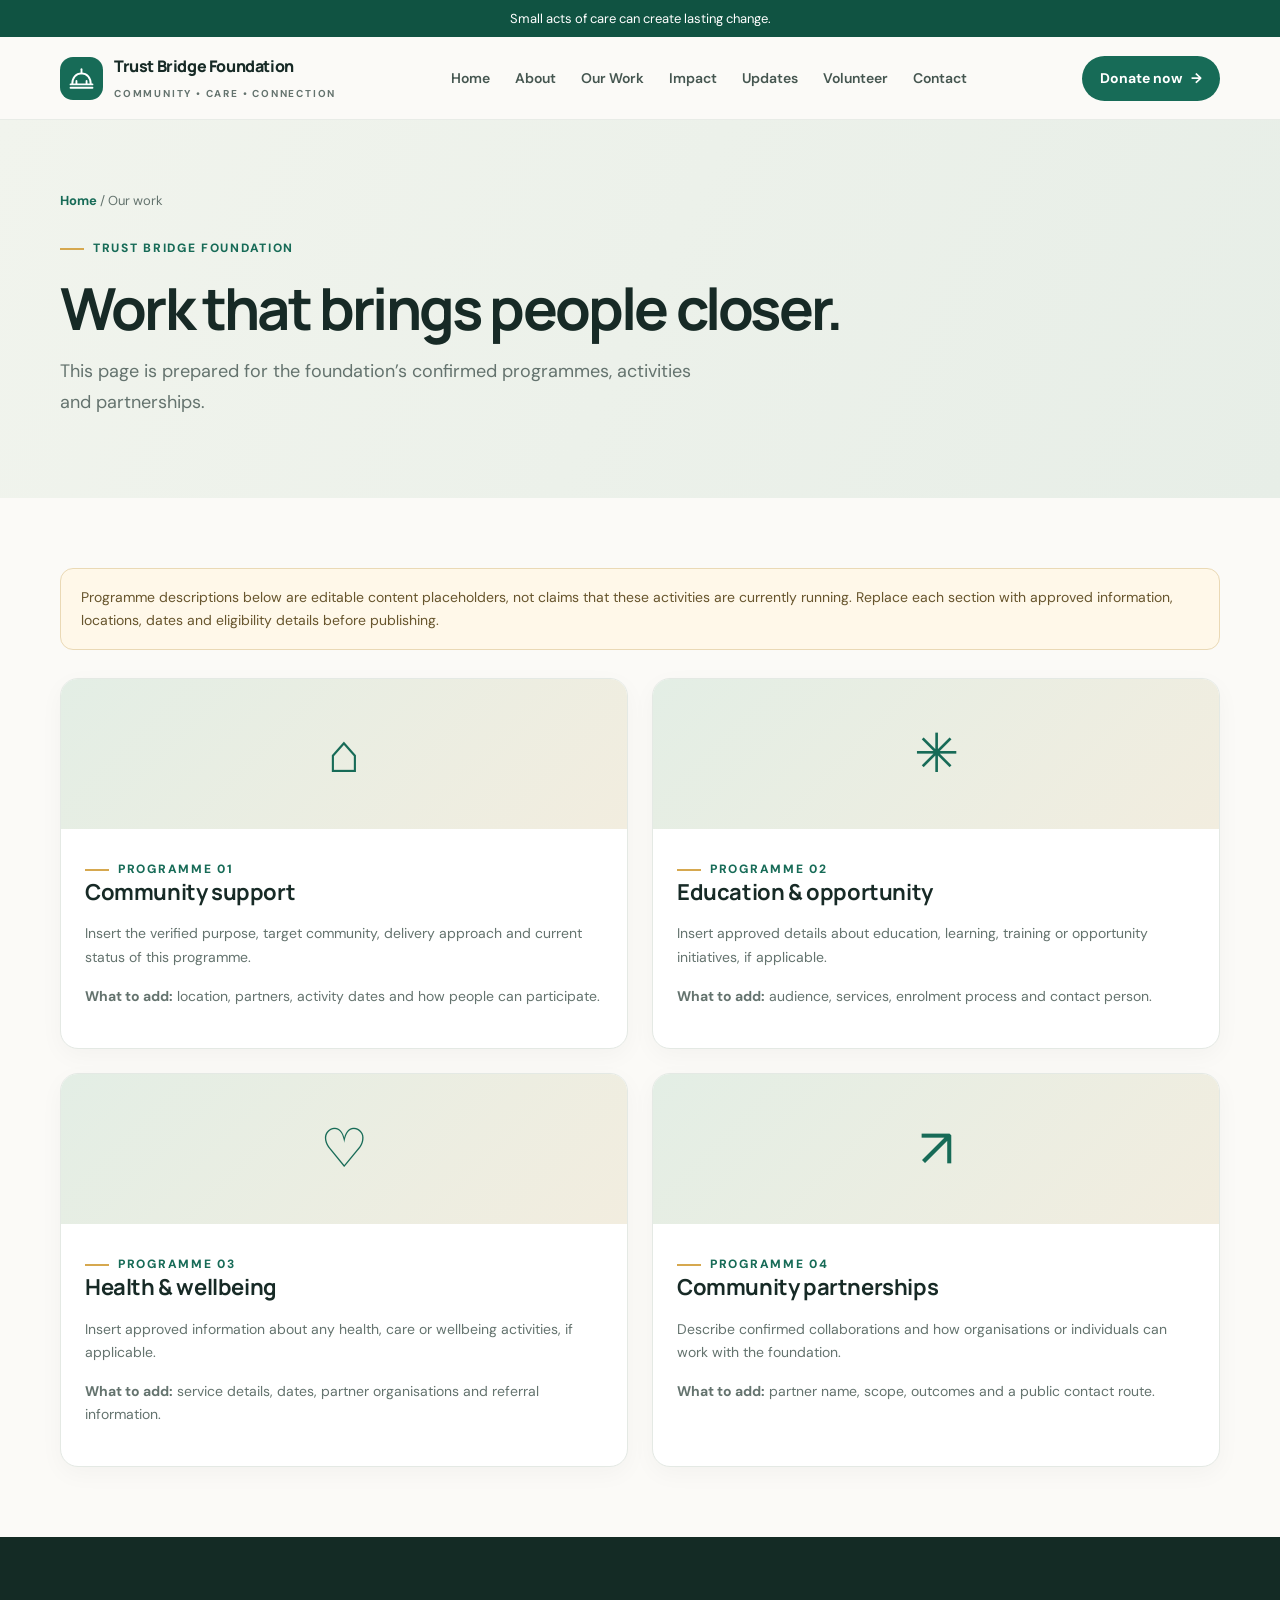
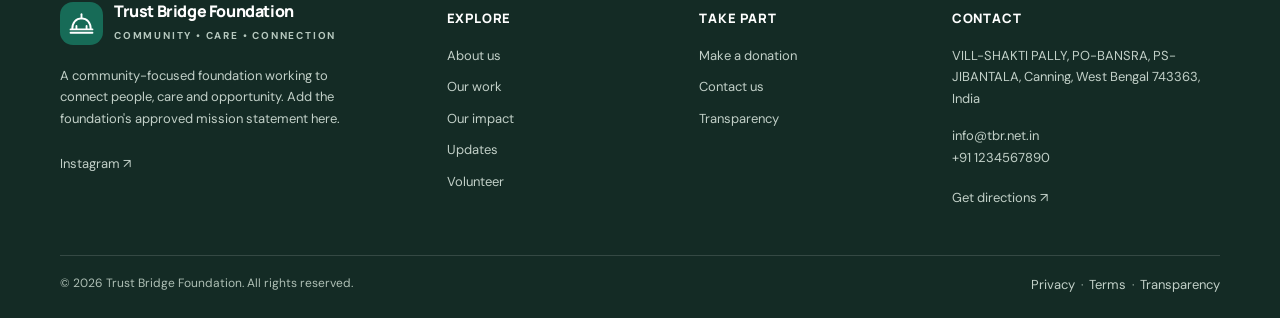
<file: our-work.html>
<!doctype html><html lang="en"><head><meta charset="utf-8"><meta name="viewport" content="width=device-width,initial-scale=1"><meta name="theme-color" content="#176b57"><meta name="description" content="Explore Trust Bridge Foundation activities and programmes."><title>Our work | Trust Bridge Foundation</title><link rel="icon" href="/assets/mark.svg" type="image/svg+xml"><link rel="stylesheet" href="/css/styles.css"><script defer src="/config.js"></script><script defer src="/js/site.js"></script></head><body><a class="skip-link" href="#main">Skip to content</a><div id="siteHeader"></div><main id="main"><section class="page-hero"><div class="container"><div class="breadcrumbs"><a href="/">Home</a> / Our work</div><span class="eyebrow">Trust Bridge Foundation</span><h1>Work that brings people closer.</h1><p class="lead">This page is prepared for the foundation’s confirmed programmes, activities and partnerships.</p></div></section><section class="page-content"><div class="container"><div class="notice">Programme descriptions below are editable content placeholders, not claims that these activities are currently running. Replace each section with approved information, locations, dates and eligibility details before publishing.</div><div class="grid-2" style="margin-top:28px"><article class="programme-card"><div class="programme-visual"><span style="font-size:54px">⌂</span></div><div class="programme-body"><span class="eyebrow">Programme 01</span><h3>Community support</h3><p>Insert the verified purpose, target community, delivery approach and current status of this programme.</p><p><strong>What to add:</strong> location, partners, activity dates and how people can participate.</p></div></article><article class="programme-card"><div class="programme-visual"><span style="font-size:54px">✳</span></div><div class="programme-body"><span class="eyebrow">Programme 02</span><h3>Education & opportunity</h3><p>Insert approved details about education, learning, training or opportunity initiatives, if applicable.</p><p><strong>What to add:</strong> audience, services, enrolment process and contact person.</p></div></article><article class="programme-card"><div class="programme-visual"><span style="font-size:54px">♡</span></div><div class="programme-body"><span class="eyebrow">Programme 03</span><h3>Health & wellbeing</h3><p>Insert approved information about any health, care or wellbeing activities, if applicable.</p><p><strong>What to add:</strong> service details, dates, partner organisations and referral information.</p></div></article><article class="programme-card"><div class="programme-visual"><span style="font-size:54px">↗</span></div><div class="programme-body"><span class="eyebrow">Programme 04</span><h3>Community partnerships</h3><p>Describe confirmed collaborations and how organisations or individuals can work with the foundation.</p><p><strong>What to add:</strong> partner name, scope, outcomes and a public contact route.</p></div></article></div></div></section></main><div id="siteFooter"></div></body></html>
</file>
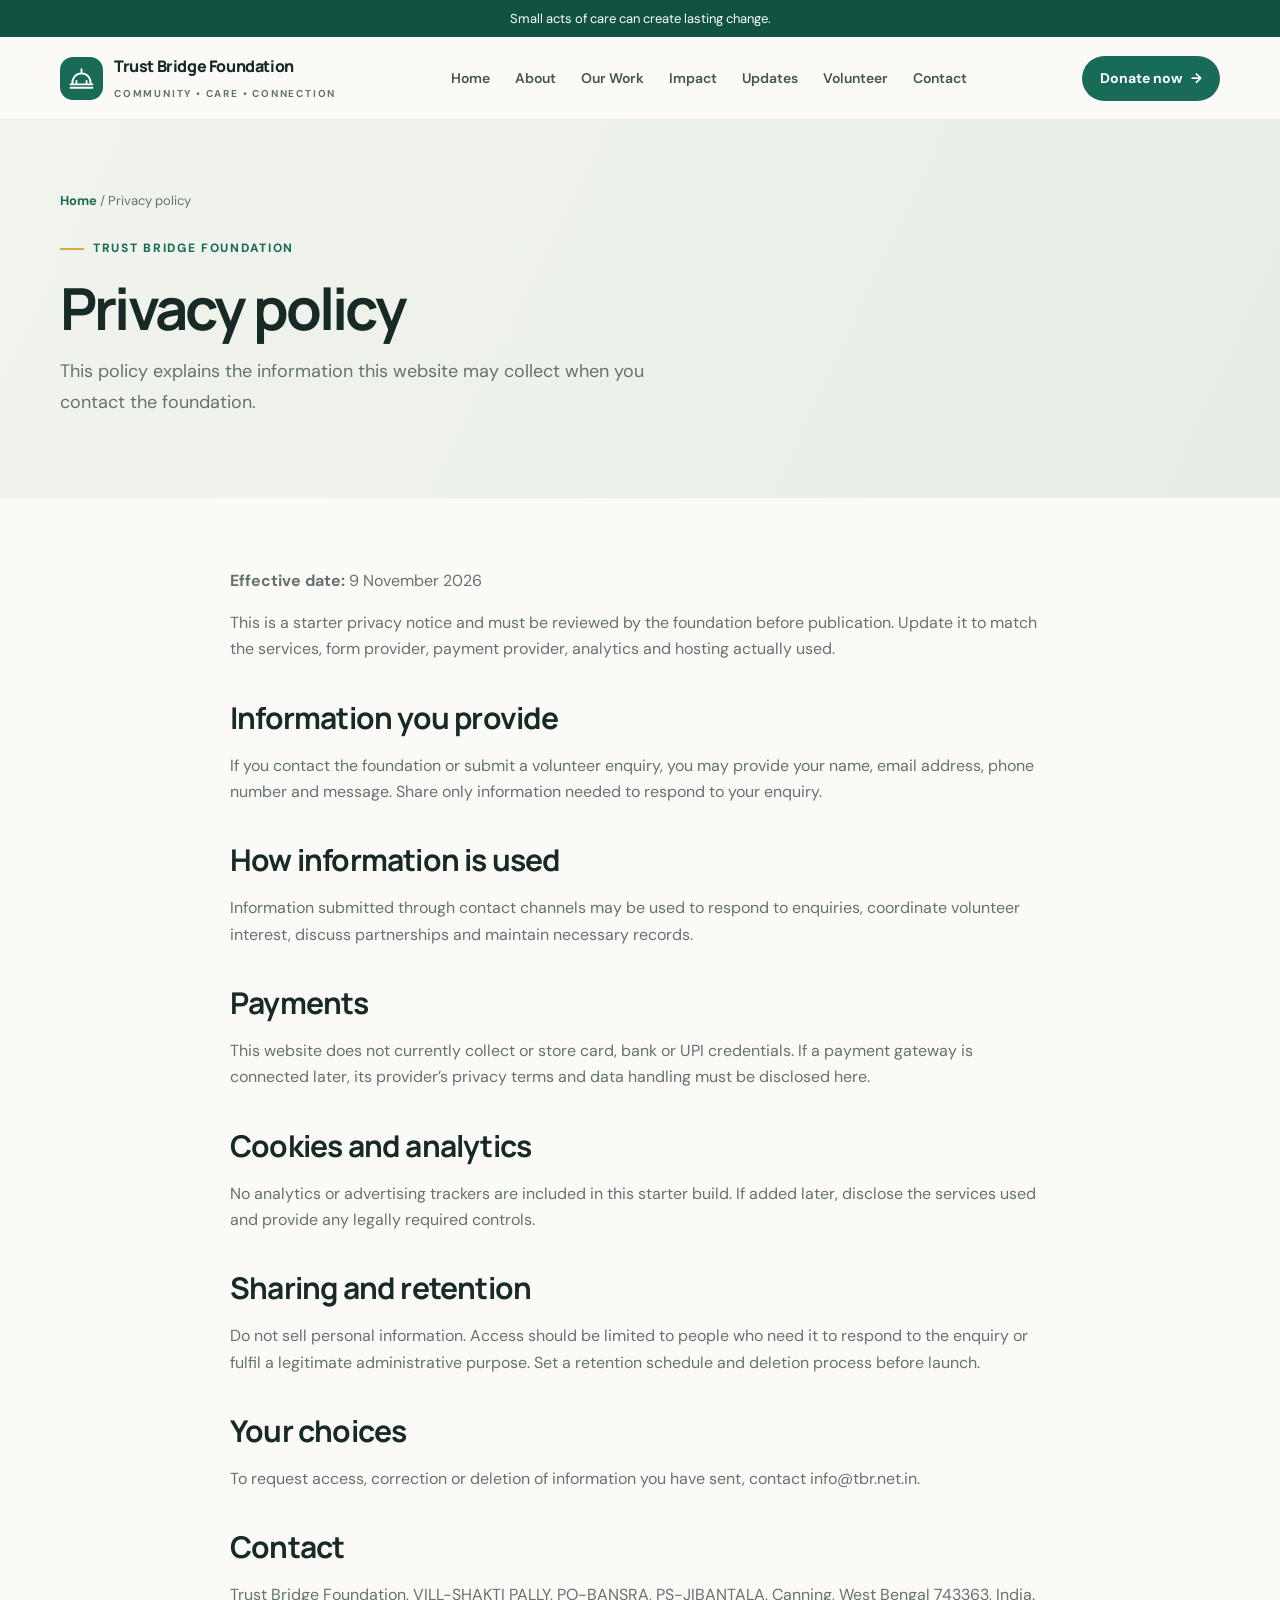
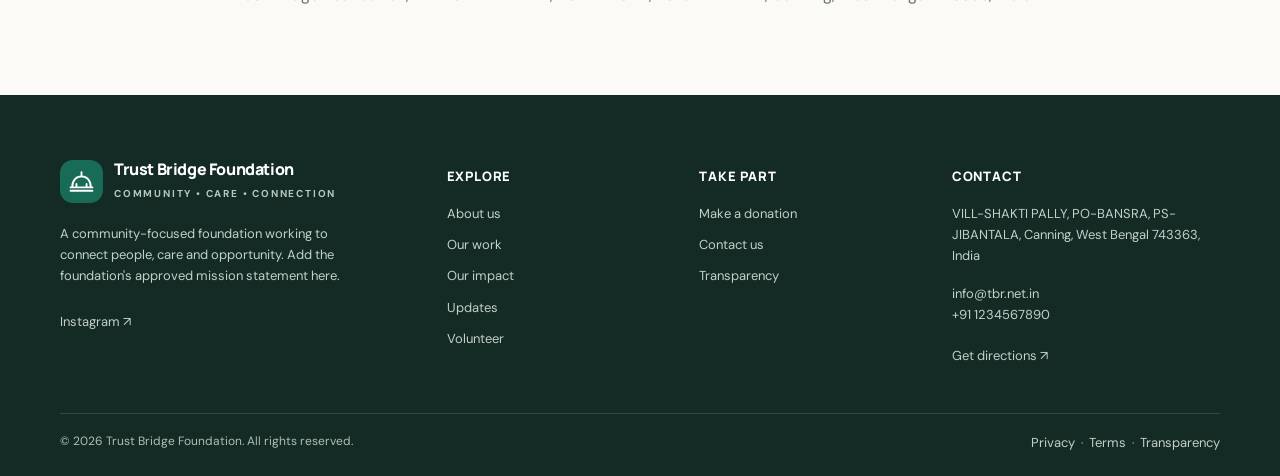
<file: privacy.html>
<!doctype html><html lang="en"><head><meta charset="utf-8"><meta name="viewport" content="width=device-width,initial-scale=1"><meta name="theme-color" content="#176b57"><meta name="description" content="Understand how Trust Bridge Foundation handles website enquiries and personal information."><title>Privacy policy | Trust Bridge Foundation</title><link rel="icon" href="/assets/mark.svg" type="image/svg+xml"><link rel="stylesheet" href="/css/styles.css"><script defer src="/config.js"></script><script defer src="/js/site.js"></script></head><body><a class="skip-link" href="#main">Skip to content</a><div id="siteHeader"></div><main id="main"><section class="page-hero"><div class="container"><div class="breadcrumbs"><a href="/">Home</a> / Privacy policy</div><span class="eyebrow">Trust Bridge Foundation</span><h1>Privacy policy</h1><p class="lead">This policy explains the information this website may collect when you contact the foundation.</p></div></section><section class="page-content"><div class="container prose"><p><strong>Effective date:</strong> 9 November 2026</p><p>This is a starter privacy notice and must be reviewed by the foundation before publication. Update it to match the services, form provider, payment provider, analytics and hosting actually used.</p><h2>Information you provide</h2><p>If you contact the foundation or submit a volunteer enquiry, you may provide your name, email address, phone number and message. Share only information needed to respond to your enquiry.</p><h2>How information is used</h2><p>Information submitted through contact channels may be used to respond to enquiries, coordinate volunteer interest, discuss partnerships and maintain necessary records.</p><h2>Payments</h2><p>This website does not currently collect or store card, bank or UPI credentials. If a payment gateway is connected later, its provider’s privacy terms and data handling must be disclosed here.</p><h2>Cookies and analytics</h2><p>No analytics or advertising trackers are included in this starter build. If added later, disclose the services used and provide any legally required controls.</p><h2>Sharing and retention</h2><p>Do not sell personal information. Access should be limited to people who need it to respond to the enquiry or fulfil a legitimate administrative purpose. Set a retention schedule and deletion process before launch.</p><h2>Your choices</h2><p>To request access, correction or deletion of information you have sent, contact <a data-email href="mailto:info@tbr.net.in">info@tbr.net.in</a>.</p><h2>Contact</h2><p>Trust Bridge Foundation, <span data-address></span>.</p></div></section></main><div id="siteFooter"></div></body></html>
</file>
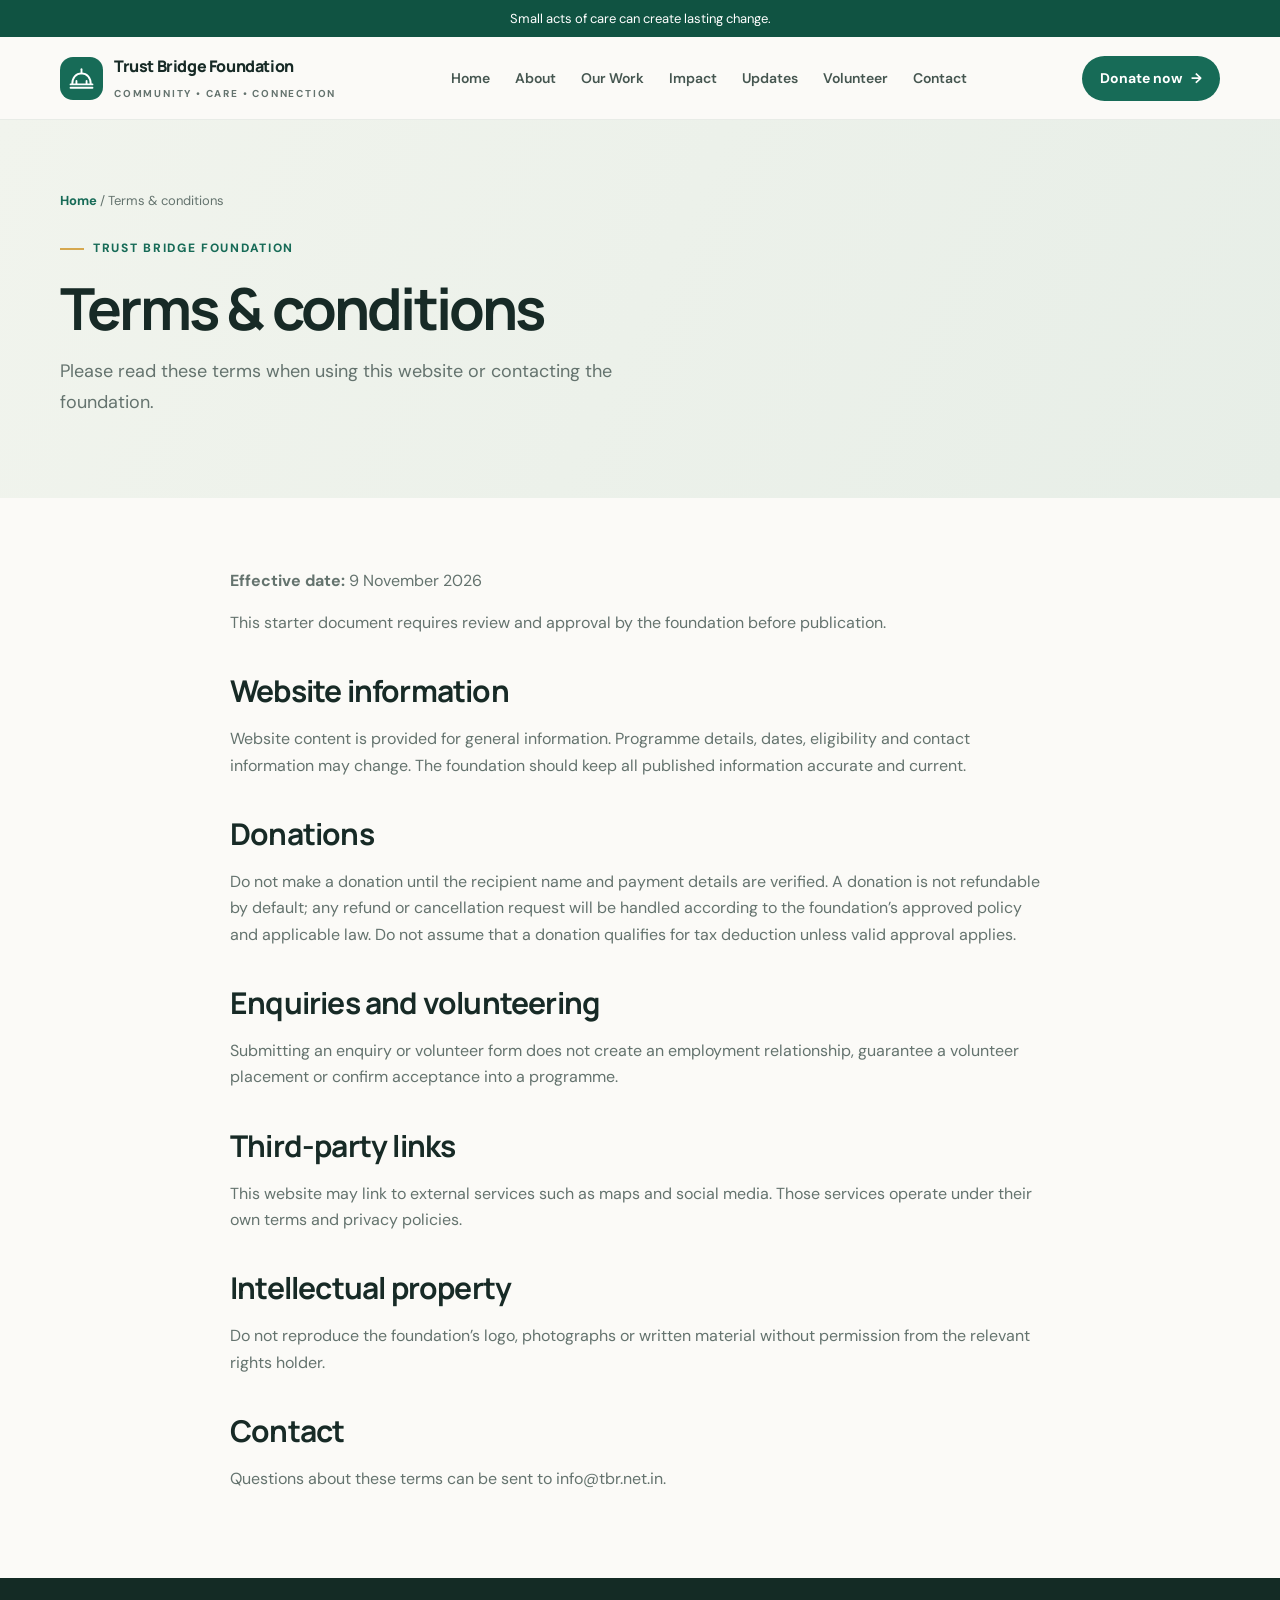
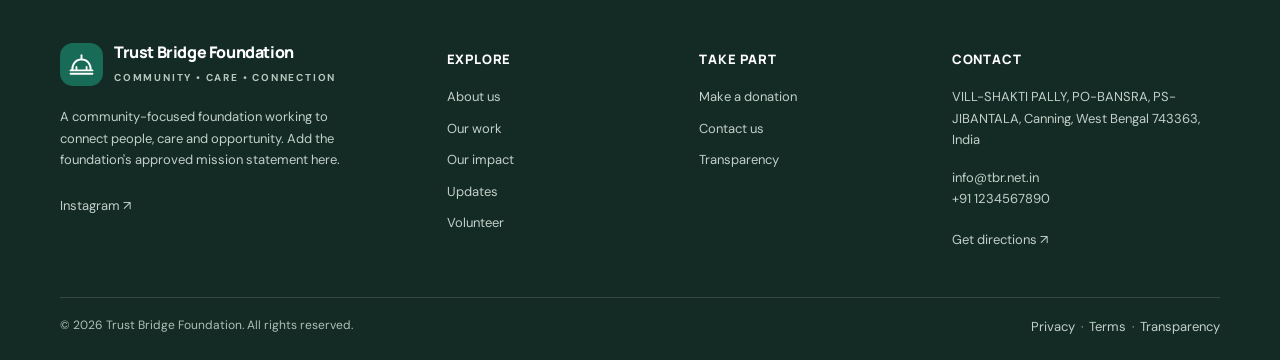
<file: terms.html>
<!doctype html><html lang="en"><head><meta charset="utf-8"><meta name="viewport" content="width=device-width,initial-scale=1"><meta name="theme-color" content="#176b57"><meta name="description" content="Terms for using the Trust Bridge Foundation website and donation information."><title>Terms & conditions | Trust Bridge Foundation</title><link rel="icon" href="/assets/mark.svg" type="image/svg+xml"><link rel="stylesheet" href="/css/styles.css"><script defer src="/config.js"></script><script defer src="/js/site.js"></script></head><body><a class="skip-link" href="#main">Skip to content</a><div id="siteHeader"></div><main id="main"><section class="page-hero"><div class="container"><div class="breadcrumbs"><a href="/">Home</a> / Terms & conditions</div><span class="eyebrow">Trust Bridge Foundation</span><h1>Terms & conditions</h1><p class="lead">Please read these terms when using this website or contacting the foundation.</p></div></section><section class="page-content"><div class="container prose"><p><strong>Effective date:</strong> 9 November 2026</p><p>This starter document requires review and approval by the foundation before publication.</p><h2>Website information</h2><p>Website content is provided for general information. Programme details, dates, eligibility and contact information may change. The foundation should keep all published information accurate and current.</p><h2>Donations</h2><p>Do not make a donation until the recipient name and payment details are verified. A donation is not refundable by default; any refund or cancellation request will be handled according to the foundation’s approved policy and applicable law. Do not assume that a donation qualifies for tax deduction unless valid approval applies.</p><h2>Enquiries and volunteering</h2><p>Submitting an enquiry or volunteer form does not create an employment relationship, guarantee a volunteer placement or confirm acceptance into a programme.</p><h2>Third-party links</h2><p>This website may link to external services such as maps and social media. Those services operate under their own terms and privacy policies.</p><h2>Intellectual property</h2><p>Do not reproduce the foundation’s logo, photographs or written material without permission from the relevant rights holder.</p><h2>Contact</h2><p>Questions about these terms can be sent to <a data-email href="mailto:info@tbr.net.in">info@tbr.net.in</a>.</p></div></section></main><div id="siteFooter"></div></body></html>
</file>
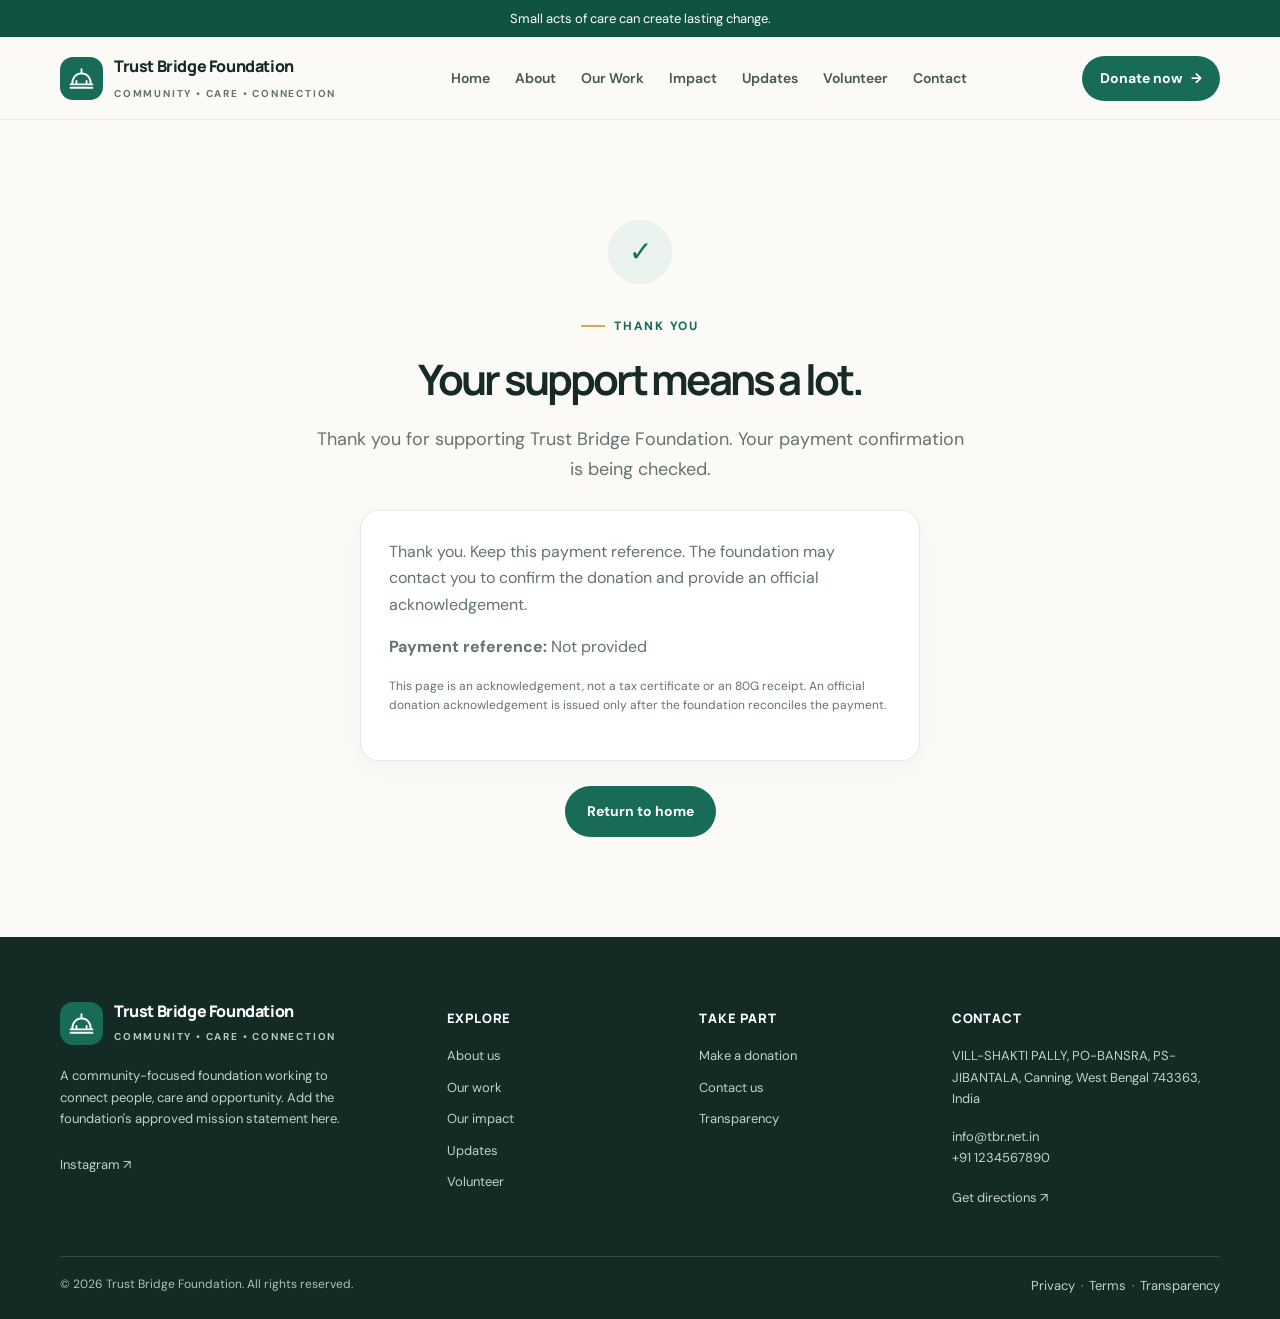
<file: thank-you.html>
<!doctype html><html lang="en"><head><meta charset="utf-8"><meta name="viewport" content="width=device-width,initial-scale=1"><meta name="theme-color" content="#176b57"><meta name="robots" content="noindex,nofollow"><title>Thank you | Trust Bridge Foundation</title><link rel="icon" href="/assets/mark.svg" type="image/svg+xml"><link rel="stylesheet" href="/css/styles.css"><script defer src="/config.js"></script><script defer src="/js/site.js"></script><script defer src="/js/thank-you.js"></script></head><body><a class="skip-link" href="#main">Skip to content</a><div id="siteHeader"></div><main id="main"><section class="not-found"><div class="container"><div class="feature-icon" style="margin:0 auto 25px;width:64px;height:64px;border-radius:50%;font-size:28px">✓</div><span class="eyebrow">Thank you</span><h1>Your support means a lot.</h1><p class="lead" style="margin:0 auto 18px">Thank you for supporting Trust Bridge Foundation. Your payment confirmation is being checked.</p><div class="content-card" style="max-width:560px;margin:25px auto;text-align:left"><p id="receiptStatus">If your payment was verified, keep the payment reference shown below for your records.</p><p><strong>Payment reference:</strong> <span id="paymentReference">Not provided</span></p><p class="payment-note">This page is an acknowledgement, not a tax certificate or an 80G receipt. An official donation acknowledgement is issued only after the foundation reconciles the payment.</p></div><a class="btn btn-primary" href="/">Return to home</a></div></section></main><div id="siteFooter"></div></body></html>
</file>
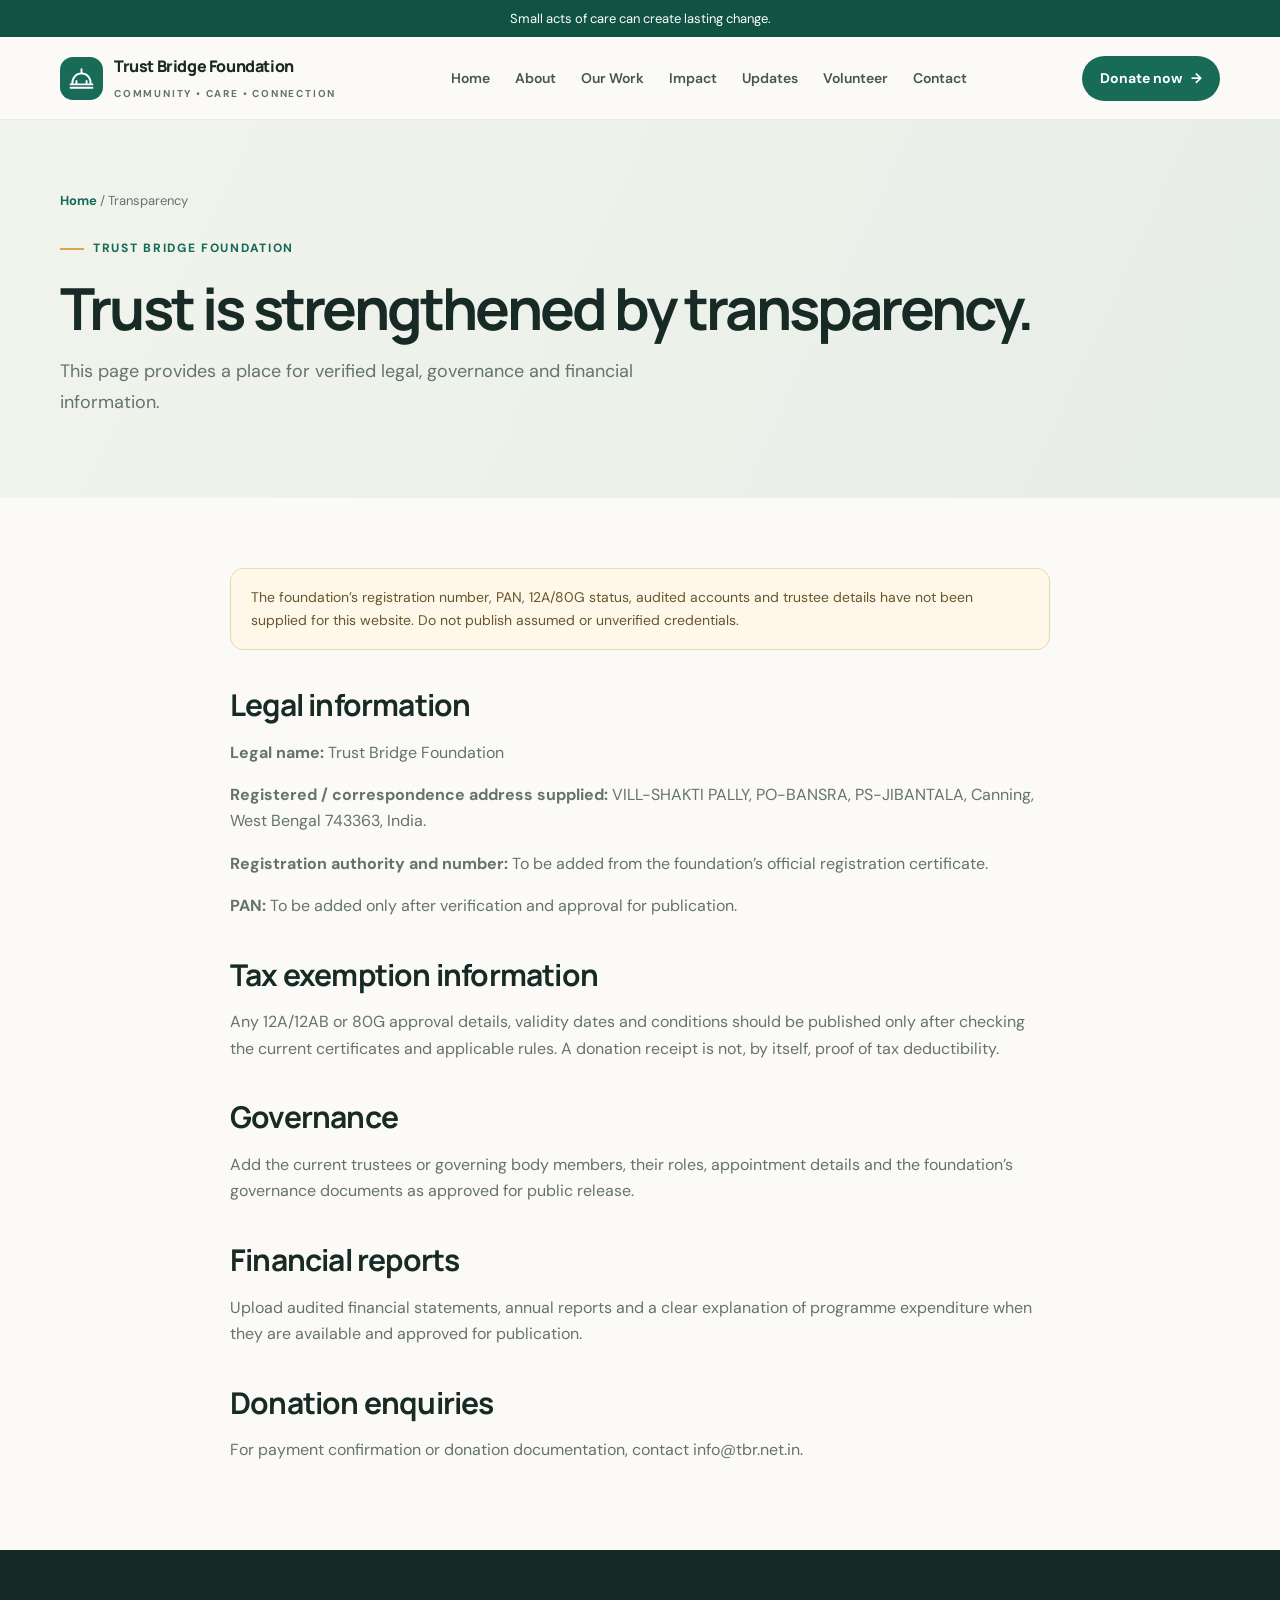
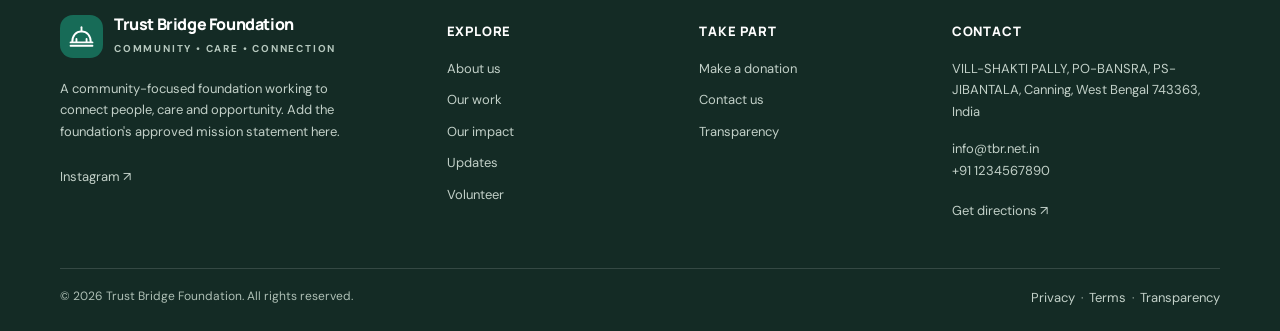
<file: transparency.html>
<!doctype html><html lang="en"><head><meta charset="utf-8"><meta name="viewport" content="width=device-width,initial-scale=1"><meta name="theme-color" content="#176b57"><meta name="description" content="Read about Trust Bridge Foundation’s governance, registration and financial transparency."><title>Transparency | Trust Bridge Foundation</title><link rel="icon" href="/assets/mark.svg" type="image/svg+xml"><link rel="stylesheet" href="/css/styles.css"><script defer src="/config.js"></script><script defer src="/js/site.js"></script></head><body><a class="skip-link" href="#main">Skip to content</a><div id="siteHeader"></div><main id="main"><section class="page-hero"><div class="container"><div class="breadcrumbs"><a href="/">Home</a> / Transparency</div><span class="eyebrow">Trust Bridge Foundation</span><h1>Trust is strengthened by transparency.</h1><p class="lead">This page provides a place for verified legal, governance and financial information.</p></div></section><section class="page-content"><div class="container prose"><div class="notice">The foundation’s registration number, PAN, 12A/80G status, audited accounts and trustee details have not been supplied for this website. Do not publish assumed or unverified credentials.</div><h2>Legal information</h2><p><strong>Legal name:</strong> Trust Bridge Foundation</p><p><strong>Registered / correspondence address supplied:</strong> VILL-SHAKTI PALLY, PO-BANSRA, PS-JIBANTALA, Canning, West Bengal 743363, India.</p><p><strong>Registration authority and number:</strong> To be added from the foundation’s official registration certificate.</p><p><strong>PAN:</strong> To be added only after verification and approval for publication.</p><h2>Tax exemption information</h2><p>Any 12A/12AB or 80G approval details, validity dates and conditions should be published only after checking the current certificates and applicable rules. A donation receipt is not, by itself, proof of tax deductibility.</p><h2>Governance</h2><p>Add the current trustees or governing body members, their roles, appointment details and the foundation’s governance documents as approved for public release.</p><h2>Financial reports</h2><p>Upload audited financial statements, annual reports and a clear explanation of programme expenditure when they are available and approved for publication.</p><h2>Donation enquiries</h2><p>For payment confirmation or donation documentation, contact <a data-email href="mailto:info@tbr.net.in">info@tbr.net.in</a>.</p></div></section></main><div id="siteFooter"></div></body></html>
</file>
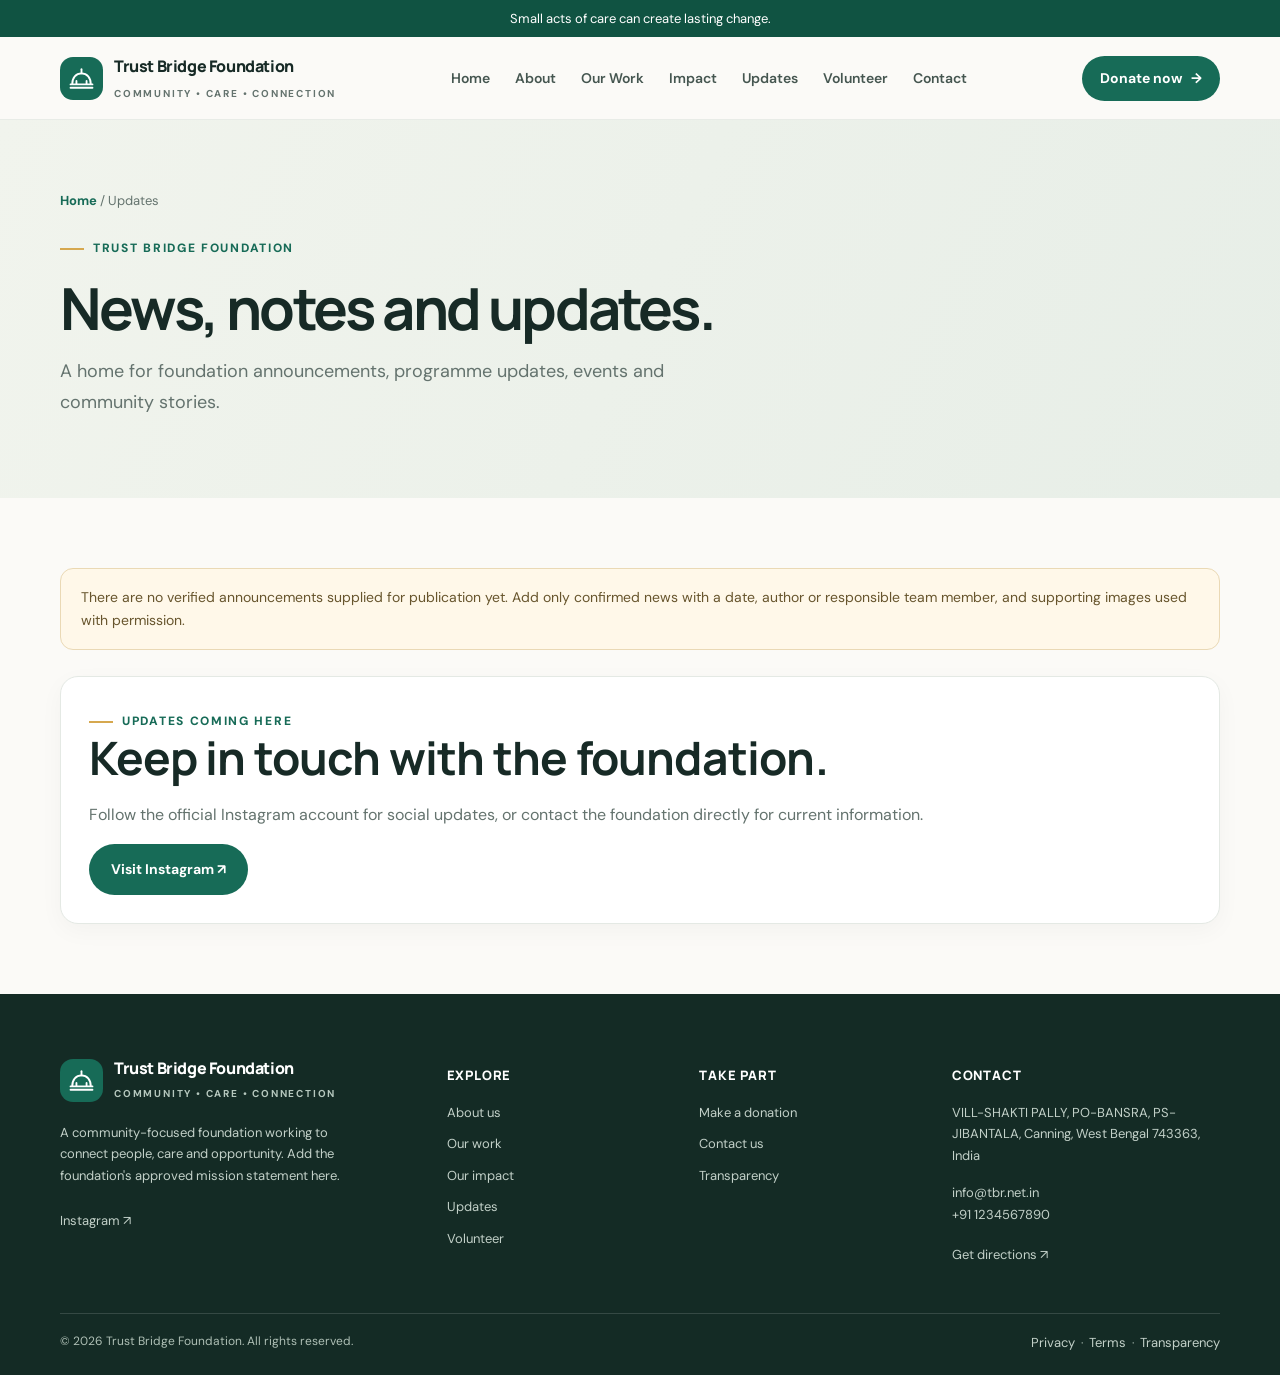
<file: updates.html>
<!doctype html><html lang="en"><head><meta charset="utf-8"><meta name="viewport" content="width=device-width,initial-scale=1"><meta name="theme-color" content="#176b57"><meta name="description" content="Read announcements, events and news from Trust Bridge Foundation."><title>Updates | Trust Bridge Foundation</title><link rel="icon" href="/assets/mark.svg" type="image/svg+xml"><link rel="stylesheet" href="/css/styles.css"><script defer src="/config.js"></script><script defer src="/js/site.js"></script></head><body><a class="skip-link" href="#main">Skip to content</a><div id="siteHeader"></div><main id="main"><section class="page-hero"><div class="container"><div class="breadcrumbs"><a href="/">Home</a> / Updates</div><span class="eyebrow">Trust Bridge Foundation</span><h1>News, notes and updates.</h1><p class="lead">A home for foundation announcements, programme updates, events and community stories.</p></div></section><section class="page-content"><div class="container"><div class="notice">There are no verified announcements supplied for publication yet. Add only confirmed news with a date, author or responsible team member, and supporting images used with permission.</div><div class="content-card" style="margin-top:26px"><span class="eyebrow">Updates coming here</span><h2>Keep in touch with the foundation.</h2><p>Follow the official Instagram account for social updates, or contact the foundation directly for current information.</p><a class="btn btn-primary" href="https://www.instagram.com/trust_bridge_foundation/" target="_blank" rel="noopener noreferrer">Visit Instagram ↗</a></div></div></section></main><div id="siteFooter"></div></body></html>
</file>
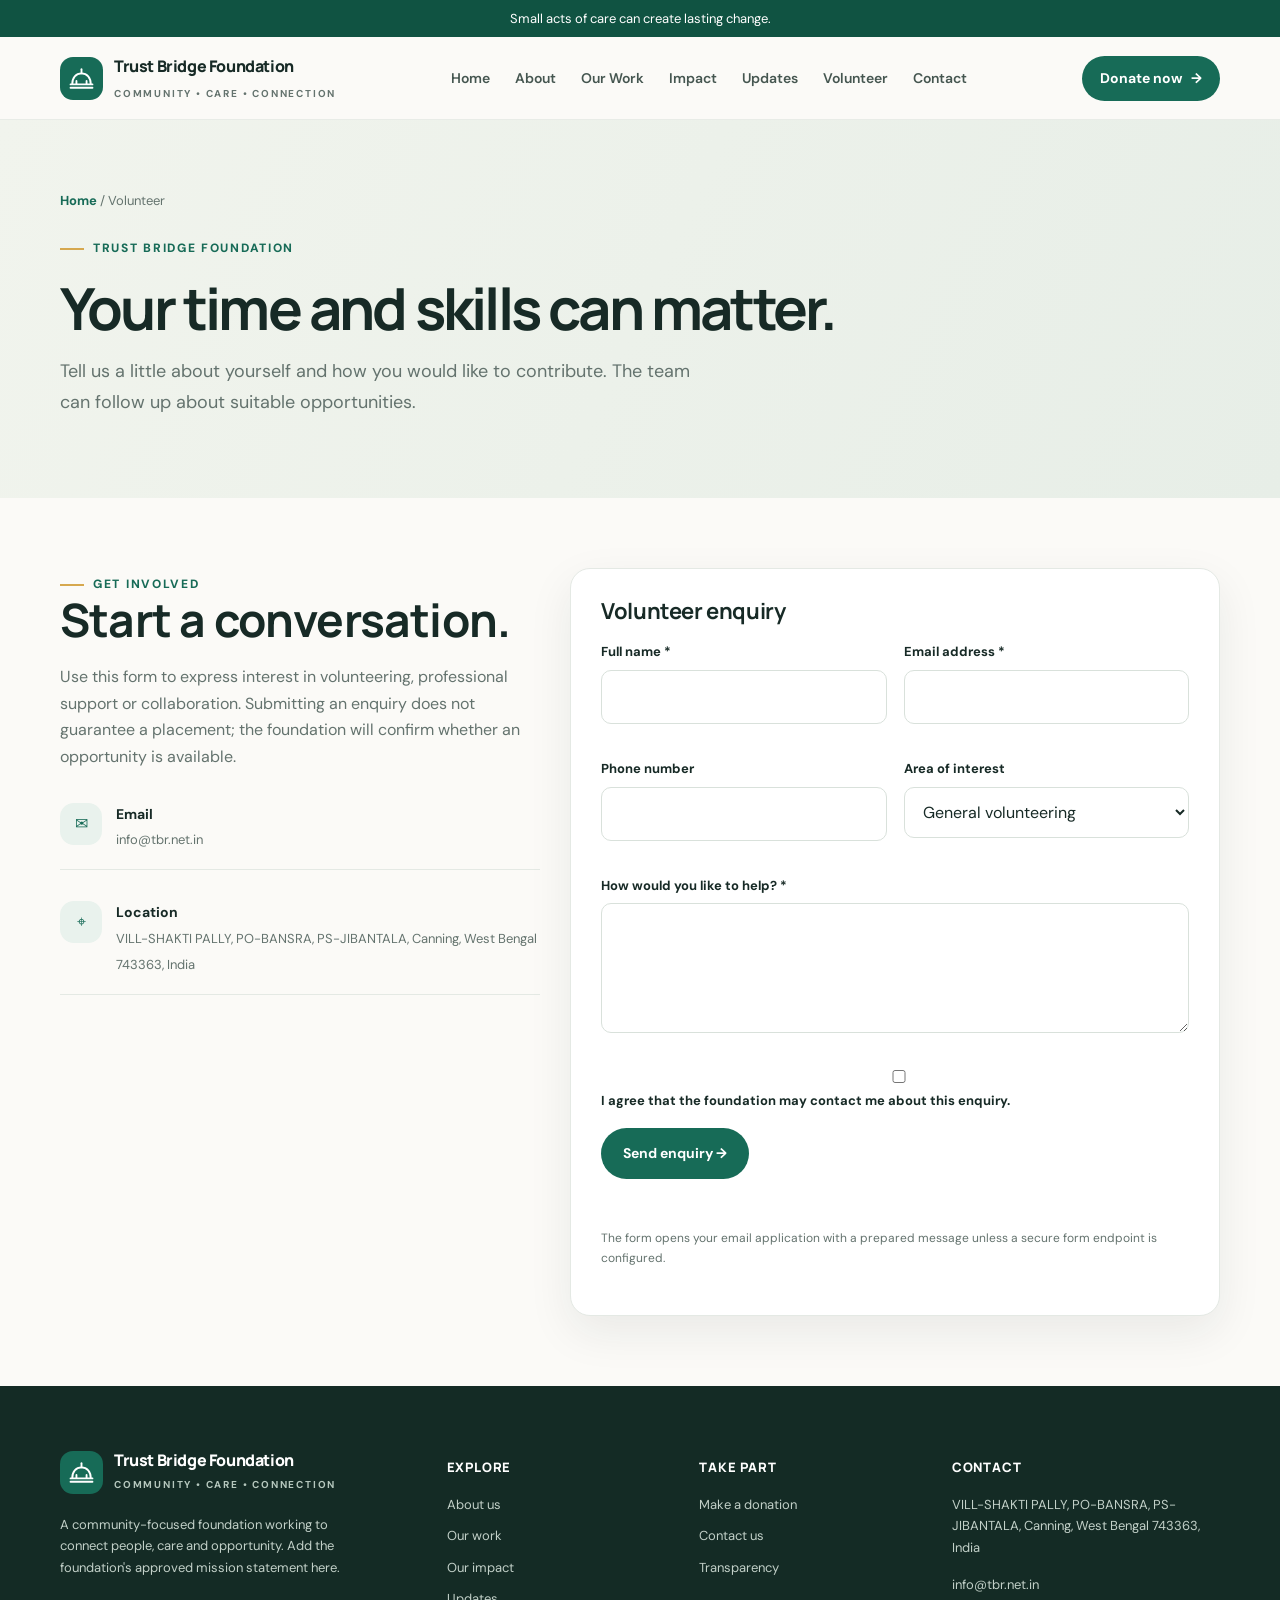
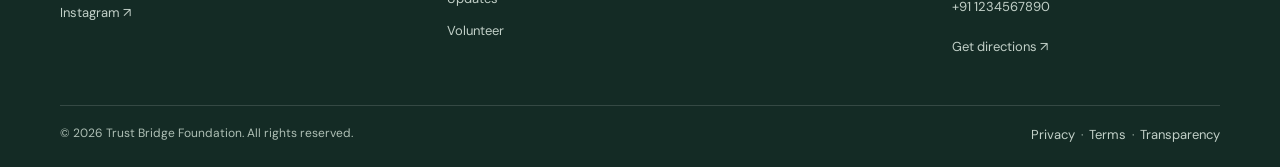
<file: volunteer.html>
<!doctype html><html lang="en"><head><meta charset="utf-8"><meta name="viewport" content="width=device-width,initial-scale=1"><meta name="theme-color" content="#176b57"><meta name="description" content="Contact Trust Bridge Foundation to discuss volunteering and ways to contribute."><title>Volunteer | Trust Bridge Foundation</title><link rel="icon" href="/assets/mark.svg" type="image/svg+xml"><link rel="stylesheet" href="/css/styles.css"><script defer src="/config.js"></script><script defer src="/js/site.js"></script></head><body><a class="skip-link" href="#main">Skip to content</a><div id="siteHeader"></div><main id="main"><section class="page-hero"><div class="container"><div class="breadcrumbs"><a href="/">Home</a> / Volunteer</div><span class="eyebrow">Trust Bridge Foundation</span><h1>Your time and skills can matter.</h1><p class="lead">Tell us a little about yourself and how you would like to contribute. The team can follow up about suitable opportunities.</p></div></section><section class="page-content"><div class="container contact-layout"><div><span class="eyebrow">Get involved</span><h2>Start a conversation.</h2><p>Use this form to express interest in volunteering, professional support or collaboration. Submitting an enquiry does not guarantee a placement; the foundation will confirm whether an opportunity is available.</p><div class="contact-list"><div class="contact-row"><div class="feature-icon">✉</div><div><strong>Email</strong><a data-email href="mailto:info@tbr.net.in">info@tbr.net.in</a></div></div><div class="contact-row"><div class="feature-icon">⌖</div><div><strong>Location</strong><span data-address></span></div></div></div></div><form class="form-card" data-contact-form><h3>Volunteer enquiry</h3><div class="form-grid"><div class="field"><label for="vname">Full name *</label><input id="vname" name="name" required autocomplete="name"></div><div class="field"><label for="vemail">Email address *</label><input id="vemail" type="email" name="email" required autocomplete="email"></div><div class="field"><label for="vphone">Phone number</label><input id="vphone" name="phone" type="tel" autocomplete="tel"></div><div class="field"><label for="vinterest">Area of interest</label><select id="vinterest" name="interest"><option>General volunteering</option><option>Professional skills</option><option>Events and outreach</option><option>Partnership</option><option>Other</option></select></div><div class="field full"><label for="vmessage">How would you like to help? *</label><textarea id="vmessage" name="message" required></textarea></div><div class="field full"><label><input type="checkbox" required name="consent" value="yes"> I agree that the foundation may contact me about this enquiry.</label></div></div><input type="hidden" name="subject" value="Volunteer enquiry"><button class="btn btn-primary" type="submit">Send enquiry →</button><p class="form-status" role="status" aria-live="polite"></p><p class="payment-note">The form opens your email application with a prepared message unless a secure form endpoint is configured.</p></form></div></section></main><div id="siteFooter"></div></body></html>
</file>
<file: css/styles.css>
@import url('https://fonts.googleapis.com/css2?family=DM+Sans:wght@400;500;600;700&family=Manrope:wght@400;500;600;700;800&display=swap');
:root{--ink:#172a26;--muted:#64736e;--brand:#176b57;--brand-dark:#105342;--mint:#e9f2ed;--paper:#fbfaf7;--white:#fff;--line:#e4e9e4;--sand:#f2eee5;--gold:#d6a84f;--shadow:0 16px 45px rgba(23,42,38,.08);--radius:18px;--max:1160px}
*{box-sizing:border-box}html{scroll-behavior:smooth}body{margin:0;background:var(--paper);color:var(--ink);font:16px/1.65 'DM Sans',sans-serif}a{color:inherit;text-decoration:none}img{max-width:100%;display:block}button,input,textarea,select{font:inherit}button,a{ -webkit-tap-highlight-color:transparent}.container{width:min(var(--max),calc(100% - 44px));margin:auto}.skip-link{position:absolute;left:-999px;top:8px;background:#fff;padding:10px;z-index:1000}.skip-link:focus{left:8px}.announcement{background:var(--brand-dark);color:#fff;font-size:13px;text-align:center;padding:8px 14px}.site-header{position:sticky;top:0;z-index:50;background:rgba(251,250,247,.94);backdrop-filter:blur(14px);border-bottom:1px solid rgba(228,233,228,.8)}.nav-wrap{height:82px;display:flex;align-items:center;justify-content:space-between;gap:24px}.brand{display:flex;align-items:center;gap:11px;min-width:220px}.brand-mark{width:43px;height:43px;display:grid;place-items:center;background:var(--brand);border-radius:13px;color:#fff}.brand-mark svg{width:27px;height:27px}.brand-name{font:800 16px/1.1 Manrope,sans-serif;letter-spacing:-.4px}.brand-sub{display:block;font-size:10px;letter-spacing:1.8px;color:var(--muted);font-weight:700;margin-top:5px}.nav-links{display:flex;align-items:center;gap:25px;font-size:14px;font-weight:600;color:#455650}.nav-links a:hover,.nav-links a[aria-current=page]{color:var(--brand)}.nav-actions{display:flex;align-items:center;gap:10px}.menu-toggle{display:none;border:1px solid var(--line);background:#fff;border-radius:10px;width:44px;height:44px;font-size:20px;color:var(--ink)}.btn{display:inline-flex;align-items:center;justify-content:center;gap:9px;border:1px solid transparent;border-radius:999px;padding:13px 21px;font-weight:700;font-size:14px;cursor:pointer;transition:.2s ease}.btn-primary{background:var(--brand);color:#fff}.btn-primary:hover{background:var(--brand-dark);transform:translateY(-1px)}.btn-outline{border-color:#cbd8d0;color:var(--brand);background:transparent}.btn-outline:hover{background:var(--mint)}.btn-light{background:#fff;color:var(--brand-dark)}.btn-small{padding:10px 17px}.eyebrow{display:inline-flex;align-items:center;gap:9px;color:var(--brand);font-size:12px;font-weight:800;letter-spacing:1.7px;text-transform:uppercase}.eyebrow:before{content:'';width:24px;height:2px;background:var(--gold)}h1,h2,h3,h4{font-family:Manrope,sans-serif;line-height:1.13;letter-spacing:-.8px;margin:0 0 18px}h1{font-size:clamp(42px,6vw,70px);letter-spacing:-2.8px}h2{font-size:clamp(31px,4vw,46px)}h3{font-size:22px;letter-spacing:-.4px}p{margin:0 0 16px;color:var(--muted)}.lead{font-size:18px;line-height:1.7;max-width:650px}.section{padding:88px 0}.section-sm{padding:58px 0}.section-head{max-width:700px;margin-bottom:38px}.section-head.center{text-align:center;margin-left:auto;margin-right:auto}.section-head.center .eyebrow{justify-content:center}.section-head.center p{margin-left:auto;margin-right:auto}.hero{padding:76px 0 78px;overflow:hidden;background:linear-gradient(112deg,#f4f5ef 0%,#f4f1e9 58%,#e7efe8 100%)}.hero-grid{display:grid;grid-template-columns:1.04fr .96fr;align-items:center;gap:55px}.hero-copy h1{max-width:690px;margin:20px 0}.hero-copy h1 span{color:var(--brand)}.hero-copy .lead{margin-bottom:28px}.hero-actions{display:flex;flex-wrap:wrap;gap:12px}.trust-note{display:flex;align-items:center;gap:12px;margin-top:32px;font-size:13px;color:var(--muted)}.trust-note strong{color:var(--ink)}.trust-dot{width:34px;height:34px;border-radius:50%;background:#dcebe1;display:grid;place-items:center;color:var(--brand);font-weight:800}.hero-art{position:relative;min-height:440px;border-radius:28px;background:#dfe9df;overflow:hidden;box-shadow:var(--shadow)}.hero-art:before{content:'';position:absolute;width:350px;height:350px;border-radius:50%;background:#f8f5eb;right:-70px;top:-85px}.hero-art:after{content:'';position:absolute;width:230px;height:230px;border-radius:50%;background:#c1d8c9;left:-70px;bottom:-95px}.bridge-illustration{position:absolute;inset:0;z-index:1;display:flex;align-items:center;justify-content:center}.bridge-illustration svg{width:94%;max-height:390px}.art-caption{position:absolute;z-index:2;left:28px;bottom:25px;background:#fff;padding:15px 18px;border-radius:14px;box-shadow:var(--shadow);max-width:245px}.art-caption strong{display:block;font:800 15px Manrope}.art-caption span{font-size:12px;color:var(--muted)}.trust-strip{background:#fff;border-bottom:1px solid var(--line)}.trust-strip-inner{display:flex;justify-content:space-between;gap:22px;align-items:center;padding:23px 0}.trust-strip p{margin:0;font-size:13px}.trust-item{display:flex;align-items:center;gap:10px;color:var(--brand);font-weight:700;font-size:13px}.trust-item svg{width:19px;height:19px}.grid-3{display:grid;grid-template-columns:repeat(3,1fr);gap:20px}.grid-2{display:grid;grid-template-columns:repeat(2,1fr);gap:24px}.feature-card,.content-card,.programme-card,.contact-card{background:#fff;border:1px solid var(--line);border-radius:var(--radius);padding:28px;box-shadow:0 7px 24px rgba(23,42,38,.035)}.feature-icon{width:48px;height:48px;display:grid;place-items:center;border-radius:14px;background:var(--mint);color:var(--brand);margin-bottom:22px}.feature-icon svg{width:24px;height:24px}.feature-card p,.programme-card p{font-size:14px}.text-link{color:var(--brand);font-weight:800;font-size:14px;display:inline-flex;gap:8px;align-items:center;margin-top:8px}.text-link:hover{gap:12px}.split{display:grid;grid-template-columns:.95fr 1.05fr;gap:65px;align-items:center}.photo-panel{min-height:390px;border-radius:24px;background:var(--sand);position:relative;overflow:hidden}.photo-panel svg{width:100%;height:100%;position:absolute;inset:0}.photo-label{position:absolute;left:22px;bottom:22px;background:#fff;border-radius:12px;padding:13px 16px;font-weight:700;font-size:13px;box-shadow:var(--shadow)}.check-list{list-style:none;padding:0;margin:25px 0}.check-list li{display:flex;gap:12px;margin:14px 0;color:#43534d}.check{width:22px;height:22px;flex:none;border-radius:50%;background:#e4f0e8;color:var(--brand);display:grid;place-items:center;font-size:12px;font-weight:900}.soft-section{background:#f0f4ef}.cta-band{background:var(--brand-dark);color:#fff;border-radius:24px;padding:48px 52px;display:flex;align-items:center;justify-content:space-between;gap:30px}.cta-band h2{font-size:clamp(28px,4vw,40px);max-width:630px;margin:0 0 10px}.cta-band p{color:#d3e2d9;margin:0}.page-hero{padding:70px 0 64px;background:linear-gradient(115deg,#f1f4ed,#e7eee7)}.page-hero h1{font-size:clamp(40px,5vw,58px);margin:16px 0}.breadcrumbs{font-size:13px;color:var(--muted);margin-bottom:20px}.breadcrumbs a{color:var(--brand);font-weight:700}.page-content{padding:70px 0}.prose{max-width:820px}.prose h2{font-size:30px;margin-top:38px}.prose h3{margin-top:26px}.prose ul{color:var(--muted);padding-left:22px}.prose li{margin:8px 0}.notice{background:#fff8e9;border:1px solid #ead9b5;color:#67552d;border-radius:13px;padding:17px 20px;font-size:14px}.programme-card{padding:0;overflow:hidden}.programme-visual{height:150px;background:linear-gradient(135deg,#e3eee5,#f2eddf);display:grid;place-items:center;color:var(--brand)}.programme-visual svg{width:65px;height:65px}.programme-body{padding:24px}.impact-grid{display:grid;grid-template-columns:repeat(3,1fr);gap:18px}.impact-card{padding:25px;background:#fff;border:1px solid var(--line);border-radius:16px}.impact-card strong{display:block;font:800 29px Manrope;color:var(--brand);margin-bottom:8px}.impact-card span{font-size:13px;color:var(--muted)}.form-card{background:#fff;border:1px solid var(--line);border-radius:20px;padding:30px;box-shadow:var(--shadow)}.form-grid{display:grid;grid-template-columns:1fr 1fr;gap:17px}.field{display:flex;flex-direction:column;gap:7px;margin-bottom:17px}.field.full{grid-column:1/-1}.field label{font-weight:700;font-size:13px}.field input,.field textarea,.field select{width:100%;border:1px solid #d9e1db;border-radius:10px;padding:13px 14px;background:#fff;color:var(--ink);outline:none}.field input:focus,.field textarea:focus,.field select:focus{border-color:var(--brand);box-shadow:0 0 0 3px rgba(23,107,87,.1)}.field textarea{min-height:130px;resize:vertical}.field small{color:var(--muted);font-size:12px}.form-status{font-size:13px;margin-top:12px;min-height:22px}.contact-layout{display:grid;grid-template-columns:.85fr 1.15fr;gap:30px;align-items:start}.contact-list{display:grid;gap:14px}.contact-row{display:flex;gap:14px;align-items:flex-start;padding:17px 0;border-bottom:1px solid var(--line)}.contact-row .feature-icon{margin:0;width:42px;height:42px;flex:none}.contact-row strong{display:block;font-size:14px}.contact-row span,.contact-row a{font-size:13px;color:var(--muted);overflow-wrap:anywhere}.map-frame{width:100%;height:310px;border:0;border-radius:18px;background:#e8eee8}.donate-layout{display:grid;grid-template-columns:1fr .82fr;gap:30px;align-items:start}.amount-grid{display:grid;grid-template-columns:repeat(3,1fr);gap:10px;margin:15px 0 22px}.amount-option{border:1px solid #d9e1db;background:#fff;border-radius:11px;padding:13px 8px;font-weight:800;color:var(--ink);cursor:pointer}.amount-option.active,.amount-option:hover{border-color:var(--brand);background:var(--mint);color:var(--brand)}.donation-summary{background:var(--mint);border-radius:16px;padding:23px;margin:20px 0}.donation-summary span{font-size:13px;color:var(--muted)}.donation-summary strong{display:block;font:800 34px Manrope;color:var(--brand);margin-top:4px}.payment-note{font-size:12px;color:var(--muted);margin-top:12px}.qr-wrap{min-height:210px;border:1px dashed #cbd8d0;border-radius:15px;display:grid;place-items:center;padding:20px;text-align:center;background:#fbfcfa}.qr-wrap img{width:190px;height:190px;object-fit:contain}.qr-placeholder{font-size:13px;color:var(--muted);max-width:260px}.footer{background:#142b25;color:#fff;padding:65px 0 22px}.footer-grid{display:grid;grid-template-columns:1.3fr .8fr .8fr 1fr;gap:38px}.footer .brand-name{color:#fff}.footer .brand-sub{color:#b6c8be}.footer p,.footer a{color:#c2d0c8;font-size:13px}.footer h4{font:800 13px Manrope;letter-spacing:.8px;text-transform:uppercase;margin:7px 0 18px}.footer-links{display:grid;gap:10px}.footer a:hover{color:#fff}.footer-bottom{border-top:1px solid rgba(255,255,255,.14);margin-top:45px;padding-top:18px;display:flex;justify-content:space-between;gap:15px;font-size:12px;color:#aebfb5}.social-link{display:inline-flex;gap:9px;align-items:center;margin-top:8px}.not-found{text-align:center;padding:100px 0}.not-found .code{font:800 clamp(90px,18vw,170px)/.9 Manrope;color:#dce9df;letter-spacing:-8px}.not-found h1{font-size:42px;margin:20px 0}.mobile-donate{display:none}.muted{color:var(--muted)}.sr-only{position:absolute;width:1px;height:1px;padding:0;margin:-1px;overflow:hidden;clip:rect(0,0,0,0);white-space:nowrap;border:0}
@media(max-width:980px){.nav-links{gap:14px}.brand{min-width:auto}.hero-grid{gap:30px}.hero-art{min-height:370px}.footer-grid{grid-template-columns:1fr 1fr}.split{gap:35px}}
@media(max-width:760px){.container{width:min(100% - 32px,var(--max))}.nav-wrap{height:70px}.menu-toggle{display:grid;place-items:center}.nav-links{display:none;position:absolute;top:70px;left:0;right:0;padding:16px 22px 22px;background:var(--paper);border-bottom:1px solid var(--line);box-shadow:var(--shadow);flex-direction:column;align-items:stretch;gap:0}.nav-links.open{display:flex}.nav-links a{padding:12px 0;border-bottom:1px solid var(--line)}.nav-actions>.btn{display:none}.hero{padding:54px 0}.hero-grid,.split,.contact-layout,.donate-layout{grid-template-columns:1fr}.hero-art{min-height:320px;order:-1}.hero-copy h1{font-size:clamp(40px,12vw,58px)}.trust-strip-inner{flex-wrap:wrap;justify-content:flex-start}.section{padding:64px 0}.grid-3,.grid-2,.impact-grid{grid-template-columns:1fr}.cta-band{padding:32px 25px;display:block}.cta-band .btn{margin-top:22px}.page-hero{padding:52px 0}.page-content{padding:50px 0}.form-grid{grid-template-columns:1fr}.field.full{grid-column:auto}.footer-grid{grid-template-columns:1fr 1fr;gap:28px}.footer-grid>div:first-child{grid-column:1/-1}.footer-bottom{display:block}.footer-bottom span{display:block;margin-top:7px}.mobile-donate{display:block;position:fixed;z-index:40;bottom:0;left:0;right:0;padding:10px 16px calc(10px + env(safe-area-inset-bottom));background:rgba(251,250,247,.96);border-top:1px solid var(--line);backdrop-filter:blur(12px)}.mobile-donate .btn{width:100%}body{padding-bottom:66px}.amount-grid{grid-template-columns:repeat(3,1fr)}}
@media(prefers-reduced-motion:reduce){html{scroll-behavior:auto}*,*:before,*:after{transition:none!important;animation:none!important}}
</file>
